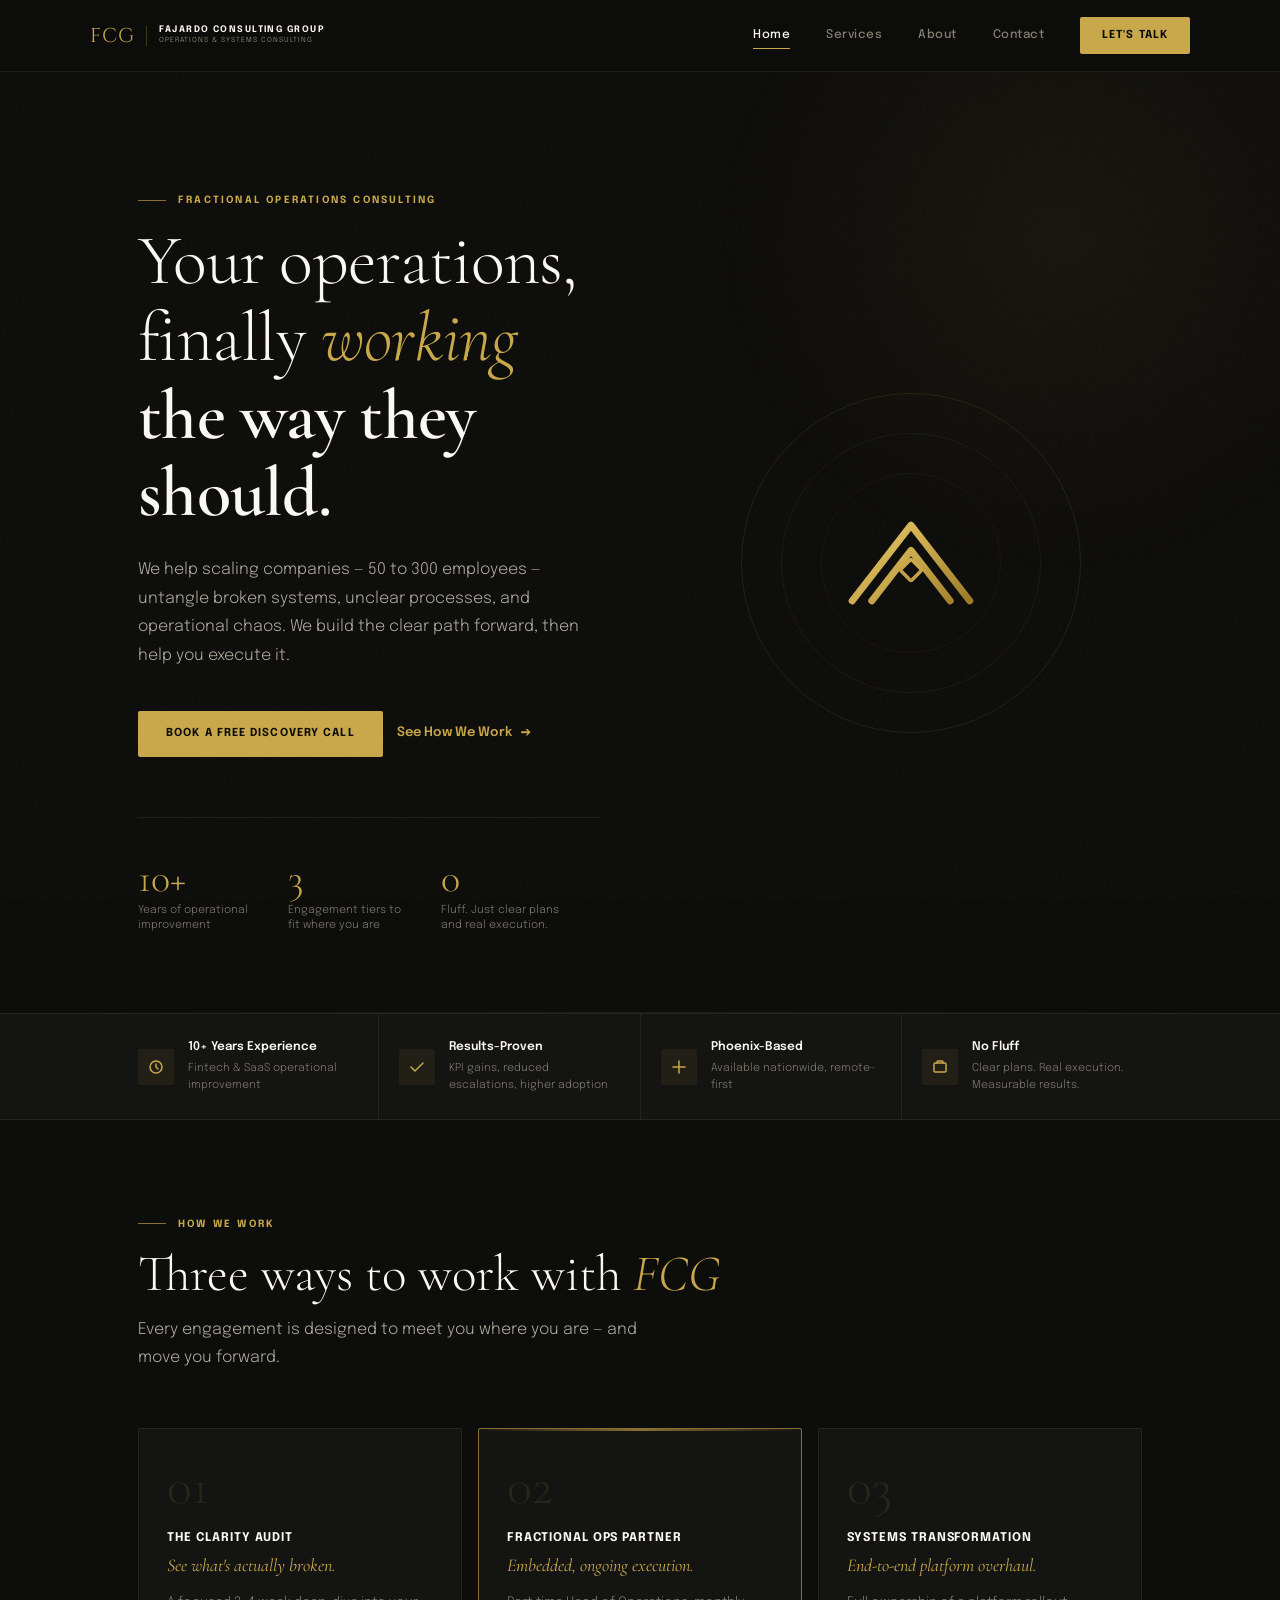
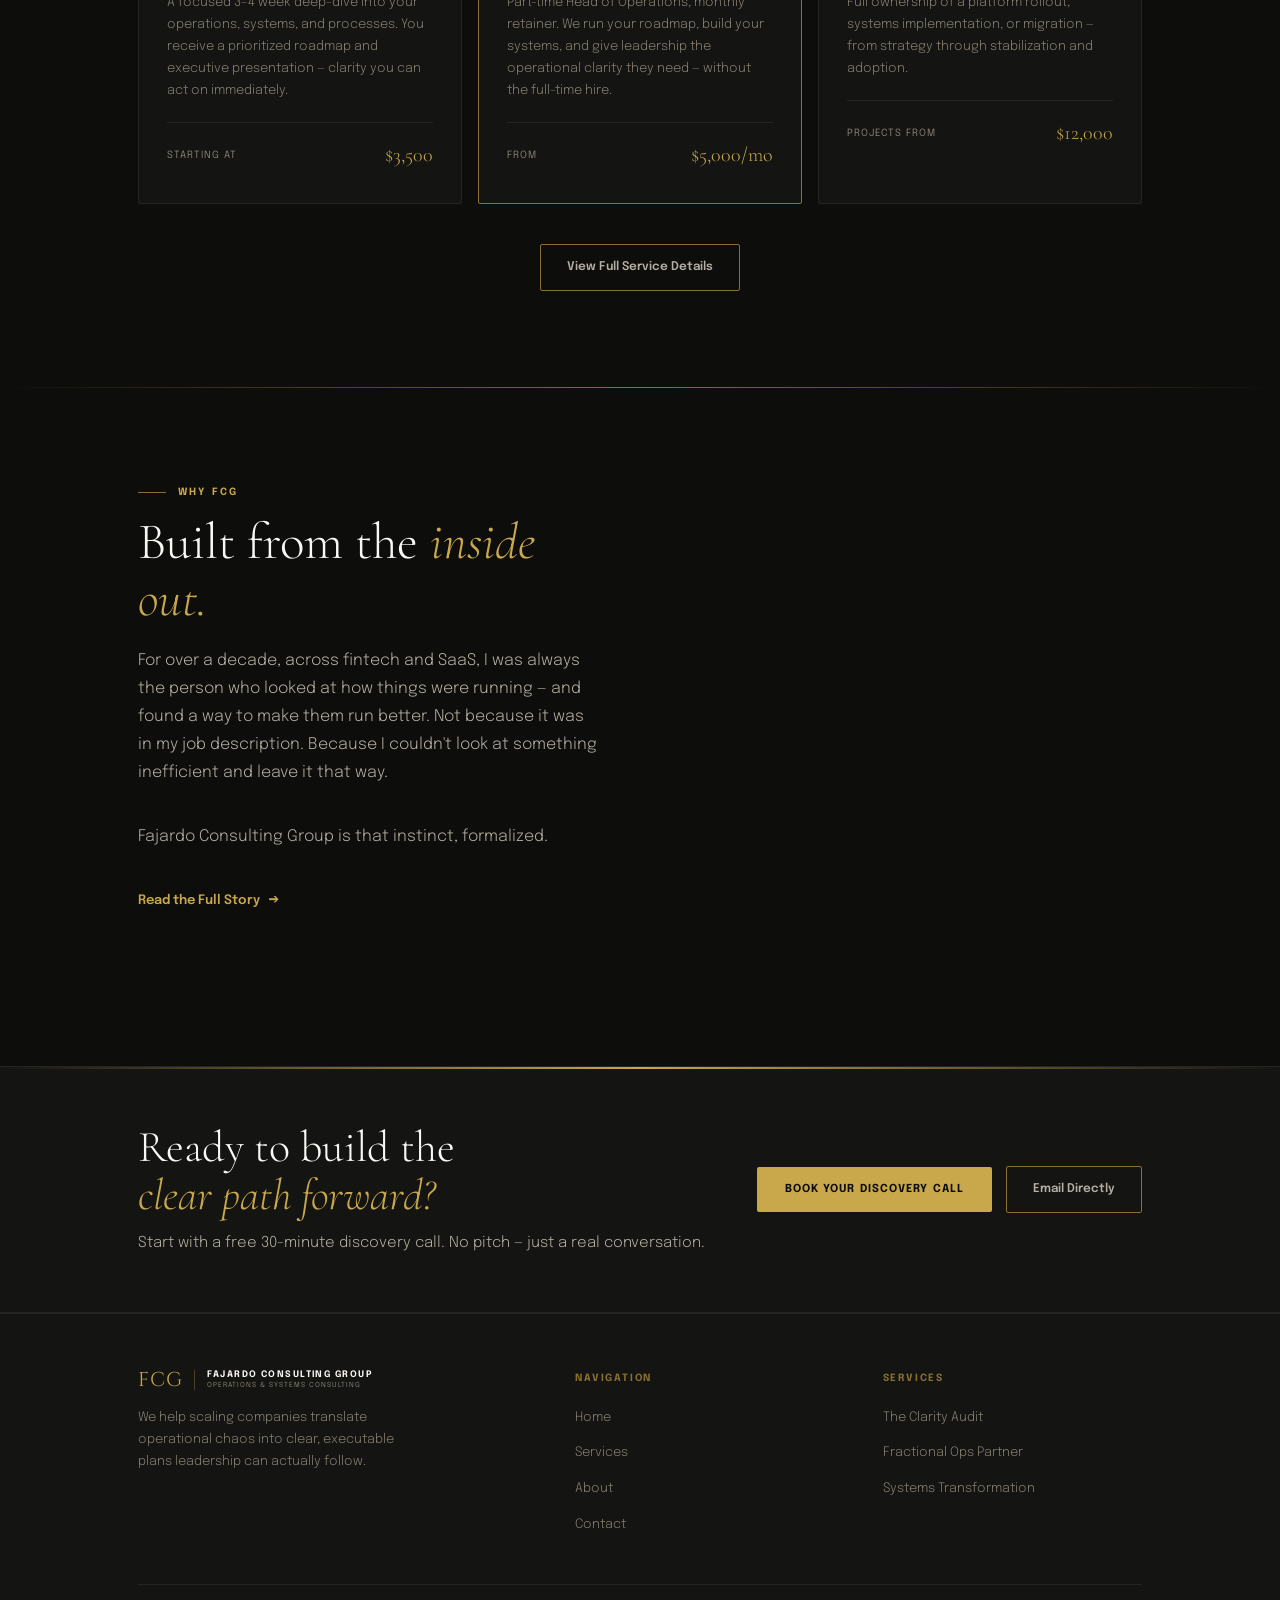
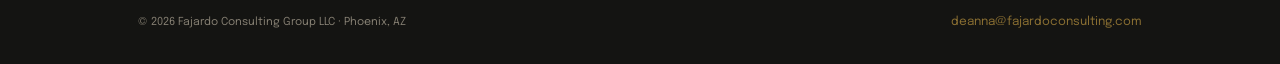
<file: index.html>
<!DOCTYPE html>
<html lang="en">
<head>
<meta charset="UTF-8">
<meta name="viewport" content="width=device-width, initial-scale=1.0">
<meta name="description" content="Fajardo Consulting Group — Fractional Operations & Systems Consulting for scaling companies. We translate operational chaos into clear plans leadership can follow.">
<meta property="og:title" content="Fajardo Consulting Group">
<meta property="og:description" content="Fractional Operations & Systems Consulting for scaling companies.">
<meta property="og:url" content="https://fajardoconsulting.com">
<title>Fajardo Consulting Group — Operations & Systems Consulting</title>
<link rel="icon" type="image/svg+xml" href="favicon.svg">
<link rel="stylesheet" href="css/style.css">
<style>
/* ── HOME-SPECIFIC STYLES ─────────────────── */
/* HERO */
.hero {
  min-height: 100vh;
  display: flex;
  align-items: center;
  position: relative;
  overflow: hidden;
  padding: 120px 0 80px;
}
.hero::before {
  content: '';
  position: absolute;
  top: -20%; right: -10%;
  width: 700px; height: 700px;
  border-radius: 50%;
  background: radial-gradient(circle, rgba(201,168,76,0.06) 0%, transparent 70%);
  pointer-events: none;
}
.hero::after {
  content: '';
  position: absolute;
  bottom: 0; left: 0; right: 0;
  height: 1px;
  background: linear-gradient(90deg, transparent, var(--border), transparent);
}
.hero-inner {
  display: grid;
  grid-template-columns: 1fr 1fr;
  gap: 80px;
  align-items: center;
}
.hero-eyebrow { margin-bottom: 20px; }
.hero-title {
  font-size: clamp(44px, 5.5vw, 72px);
  margin-bottom: 24px;
  letter-spacing: -0.01em;
}
.hero-body {
  font-size: 16px;
  color: var(--mid);
  line-height: 1.8;
  font-weight: 300;
  max-width: 480px;
  margin-bottom: 40px;
}
.hero-actions {
  display: flex;
  gap: 14px;
  align-items: center;
  flex-wrap: wrap;
}
.hero-stats {
  display: flex;
  gap: 40px;
  margin-top: 60px;
  padding-top: 40px;
  border-top: 1px solid var(--border);
}
.hero-stat-n {
  font-family: 'Cormorant Garamond', serif;
  font-size: 40px;
  font-weight: 300;
  color: var(--gold);
  line-height: 1;
}
.hero-stat-l {
  font-size: 11px;
  color: var(--muted);
  margin-top: 5px;
  font-weight: 300;
  line-height: 1.4;
}
/* Hero right — abstract mark */
.hero-visual {
  display: flex;
  align-items: center;
  justify-content: center;
  position: relative;
}
.hero-mark {
  position: relative;
  width: 340px; height: 340px;
}
.hero-mark-ring {
  position: absolute;
  border: 1px solid;
  border-radius: 50%;
  animation: rotate linear infinite;
}
.ring-1 {
  inset: 0;
  border-color: rgba(201,168,76,0.12);
  animation-duration: 40s;
}
.ring-2 {
  inset: 40px;
  border-color: rgba(201,168,76,0.08);
  animation-duration: 28s;
  animation-direction: reverse;
}
.ring-3 {
  inset: 80px;
  border-color: rgba(201,168,76,0.06);
  animation-duration: 20s;
}
@keyframes rotate { from { transform: rotate(0deg); } to { transform: rotate(360deg); } }
.hero-mark-center {
  position: absolute;
  inset: 0;
  display: flex;
  align-items: center;
  justify-content: center;
}
.hero-mark-svg { width: 140px; height: 126px; }
/* PROOF BAR */
.proof-bar {
  background: var(--s1);
  border-top: 1px solid var(--border);
  border-bottom: 1px solid var(--border);
}
.proof-bar-inner {
  display: flex;
  align-items: stretch;
  max-width: var(--max-w);
  margin: 0 auto;
  padding: 0 48px;
}
.proof-item {
  flex: 1;
  display: flex;
  align-items: center;
  gap: 14px;
  padding: 24px 20px;
  transition: background 0.2s;
}
.proof-item:not(:last-child) { border-right: 1px solid var(--border); }
.proof-item:first-child { padding-left: 0; }
.proof-item:last-child { padding-right: 0; }
.proof-icon {
  width: 36px; height: 36px;
  border-radius: 2px;
  background: var(--gold-pale);
  display: flex; align-items: center; justify-content: center;
  flex-shrink: 0;
}
.proof-icon svg { width: 16px; height: 16px; }
.proof-label {
  font-size: 12px;
  font-weight: 600;
  color: var(--white);
  margin-bottom: 2px;
}
.proof-desc { font-size: 11px; color: var(--muted); font-weight: 300; }
/* SERVICES PREVIEW */
.services-grid {
  display: grid;
  grid-template-columns: repeat(3, 1fr);
  gap: 16px;
}
.service-card {
  padding: 32px 28px;
  transition: transform 0.25s, border-color 0.25s;
}
.service-card:hover { transform: translateY(-3px); }
.svc-number {
  font-family: 'Cormorant Garamond', serif;
  font-size: 52px;
  font-weight: 300;
  color: rgba(201,168,76,0.12);
  line-height: 1;
  margin-bottom: 16px;
}
.svc-name {
  font-size: 12px;
  font-weight: 700;
  letter-spacing: 0.08em;
  text-transform: uppercase;
  color: var(--white);
  margin-bottom: 6px;
}
.svc-tagline {
  font-family: 'Cormorant Garamond', serif;
  font-size: 18px;
  font-style: italic;
  color: var(--gold);
  margin-bottom: 14px;
  line-height: 1.3;
}
.svc-desc {
  font-size: 13px;
  color: var(--muted);
  line-height: 1.7;
  font-weight: 300;
  margin-bottom: 20px;
}
.svc-price-row {
  display: flex;
  justify-content: space-between;
  align-items: center;
  padding-top: 16px;
  border-top: 1px solid var(--border);
}
.svc-price-label { font-size: 10px; color: var(--muted); text-transform: uppercase; letter-spacing: 0.1em; }
.svc-price-val {
  font-family: 'Cormorant Garamond', serif;
  font-size: 20px;
  font-weight: 300;
  color: var(--gold);
}
/* WHY FCG */
.why-grid {
  display: grid;
  grid-template-columns: 1fr 1fr;
  gap: 64px;
  align-items: start;
}
.why-left .display { font-size: clamp(36px, 4vw, 52px); margin-bottom: 24px; }
.why-left .lead { max-width: 460px; margin-bottom: 36px; }
.why-points {
  display: flex;
  flex-direction: column;
  gap: 20px;
}
.why-point {
  display: flex;
  gap: 18px;
  align-items: flex-start;
  padding: 20px 24px;
}
.why-point-num {
  font-family: 'Cormorant Garamond', serif;
  font-size: 32px;
  font-weight: 300;
  color: rgba(201,168,76,0.2);
  line-height: 1;
  flex-shrink: 0;
  width: 32px;
}
.why-point-title {
  font-size: 13px;
  font-weight: 600;
  color: var(--white);
  margin-bottom: 4px;
  letter-spacing: 0.04em;
}
.why-point-desc { font-size: 12px; color: var(--muted); line-height: 1.65; font-weight: 300; }
/* CTA BAND */
.cta-band {
  background: var(--s1);
  border-top: 1px solid var(--border);
  border-bottom: 1px solid var(--border);
  position: relative;
  overflow: hidden;
}
.cta-band::before {
  content: '';
  position: absolute;
  top: 0; left: 0; right: 0; height: 2px;
  background: linear-gradient(90deg, transparent, var(--gold), transparent);
}
.cta-band-inner {
  display: flex;
  justify-content: space-between;
  align-items: center;
  gap: 40px;
  flex-wrap: wrap;
  padding: 56px 0;
}
.cta-band-text .display { font-size: clamp(28px, 3.5vw, 44px); margin-bottom: 8px; }
.cta-band-text .lead { font-size: 15px; }
.cta-band-actions { display: flex; gap: 14px; align-items: center; flex-shrink: 0; }
/* RESPONSIVE */
@media (max-width: 900px) {
  .hero-inner { grid-template-columns: 1fr; gap: 48px; }
  .hero-visual { display: none; }
  .services-grid { grid-template-columns: 1fr; }
  .why-grid { grid-template-columns: 1fr; gap: 40px; }
  .proof-bar-inner { flex-direction: column; padding: 0 20px; }
  .proof-item { border-right: none !important; border-bottom: 1px solid var(--border); padding-left: 0 !important; }
  .proof-item:last-child { border-bottom: none; }
}
@media (max-width: 700px) {
  .hero-stats { flex-wrap: wrap; gap: 24px; }
  .cta-band-inner { flex-direction: column; align-items: flex-start; }
}
</style>
</head>
<body>
<!-- NAVIGATION -->
<nav class="nav">
  <div class="nav-inner">
    <a href="index.html" class="nav-logo">
      <div class="nav-logo-mark">FCG</div>
      <div class="nav-logo-rule"></div>
      <div class="nav-logo-text">
        <div class="nav-logo-name">Fajardo Consulting Group</div>
        <div class="nav-logo-sub">Operations & Systems Consulting</div>
      </div>
    </a>
    <div class="nav-links">
      <a href="index.html" class="nav-link">Home</a>
      <a href="services.html" class="nav-link">Services</a>
      <a href="about.html" class="nav-link">About</a>
      <a href="contact.html" class="nav-link">Contact</a>
      <a href="contact.html" class="nav-cta">Let's Talk</a>
    </div>
    <button class="nav-toggle" id="navToggle" aria-label="Menu">
      <span></span><span></span><span></span>
    </button>
  </div>
</nav>
<div class="nav-mobile" id="mobileNav">
  <a href="index.html" class="nav-link">Home</a>
  <a href="services.html" class="nav-link">Services</a>
  <a href="about.html" class="nav-link">About</a>
  <a href="contact.html" class="nav-link">Contact</a>
  <a href="contact.html" class="nav-cta">Let's Talk</a>
</div>
<main>
<!-- HERO -->
<section class="hero">
  <div class="container">
    <div class="hero-inner">
      <div>
        <div class="eyebrow anim-fade-up anim-fade-up-1">
          <div class="eyebrow-line"></div>
          Fractional Operations Consulting
        </div>
        <h1 class="display hero-title anim-fade-up anim-fade-up-2">
          Your operations,<br>
          finally <em>working</em><br>
          <strong>the way they should.</strong>
        </h1>
        <p class="hero-body anim-fade-up anim-fade-up-3">
          We help scaling companies — 50 to 300 employees — untangle broken systems, unclear processes, and operational chaos. We build the clear path forward, then help you execute it.
        </p>
        <div class="hero-actions anim-fade-up anim-fade-up-4">
          <a href="contact.html" class="btn-primary">Book a Free Discovery Call</a>
          <a href="services.html" class="btn-text">See How We Work <span class="btn-arrow">→</span></a>
        </div>
        <div class="hero-stats anim-fade-up anim-fade-up-5">
          <div>
            <div class="hero-stat-n">10+</div>
            <div class="hero-stat-l">Years of operational<br>improvement</div>
          </div>
          <div>
            <div class="hero-stat-n">3</div>
            <div class="hero-stat-l">Engagement tiers to<br>fit where you are</div>
          </div>
          <div>
            <div class="hero-stat-n">0</div>
            <div class="hero-stat-l">Fluff. Just clear plans<br>and real execution.</div>
          </div>
        </div>
      </div>
      <div class="hero-visual anim-fade-up anim-fade-up-3">
        <div class="hero-mark">
          <div class="hero-mark-ring ring-1"></div>
          <div class="hero-mark-ring ring-2"></div>
          <div class="hero-mark-ring ring-3"></div>
          <div class="hero-mark-center">
            <svg class="hero-mark-svg" viewBox="0 0 100 90" fill="none">
              <defs>
                <linearGradient id="heroGold" x1="20" y1="10" x2="80" y2="80" gradientUnits="userSpaceOnUse">
                  <stop offset="0%" stop-color="#E8C96A"/>
                  <stop offset="50%" stop-color="#C9A84C"/>
                  <stop offset="100%" stop-color="#A07C2A"/>
                </linearGradient>
              </defs>
              <polyline points="8,72 50,18 92,72" stroke="url(#heroGold)" stroke-width="5" stroke-linecap="round" stroke-linejoin="round" fill="none"/>
              <polyline points="22,72 50,36 78,72" stroke="url(#heroGold)" stroke-width="5" stroke-linecap="round" stroke-linejoin="round" fill="none"/>
              <rect x="44.5" y="44.5" width="11" height="11" rx="1" transform="rotate(45 50 50)" stroke="url(#heroGold)" stroke-width="2.5" fill="none"/>
            </svg>
          </div>
        </div>
      </div>
    </div>
  </div>
</section>
<!-- PROOF BAR -->
<div class="proof-bar">
  <div class="proof-bar-inner">
    <div class="proof-item">
      <div class="proof-icon">
        <svg viewBox="0 0 16 16" fill="none" stroke="#C9A84C" stroke-width="1.5" stroke-linecap="round">
          <circle cx="8" cy="8" r="6"/><path d="M8 5v3l2 2"/>
        </svg>
      </div>
      <div>
        <div class="proof-label">10+ Years Experience</div>
        <div class="proof-desc">Fintech & SaaS operational improvement</div>
      </div>
    </div>
    <div class="proof-item">
      <div class="proof-icon">
        <svg viewBox="0 0 16 16" fill="none" stroke="#C9A84C" stroke-width="1.5" stroke-linecap="round">
          <path d="M2 8l4 4 8-8"/>
        </svg>
      </div>
      <div>
        <div class="proof-label">Results-Proven</div>
        <div class="proof-desc">KPI gains, reduced escalations, higher adoption</div>
      </div>
    </div>
    <div class="proof-item">
      <div class="proof-icon">
        <svg viewBox="0 0 16 16" fill="none" stroke="#C9A84C" stroke-width="1.5" stroke-linecap="round">
          <path d="M8 2v12M2 8h12"/>
        </svg>
      </div>
      <div>
        <div class="proof-label">Phoenix-Based</div>
        <div class="proof-desc">Available nationwide, remote-first</div>
      </div>
    </div>
    <div class="proof-item">
      <div class="proof-icon">
        <svg viewBox="0 0 16 16" fill="none" stroke="#C9A84C" stroke-width="1.5" stroke-linecap="round">
          <rect x="2" y="4" width="12" height="9" rx="1"/><path d="M5 4V3a1 1 0 011-1h4a1 1 0 011 1v1"/>
        </svg>
      </div>
      <div>
        <div class="proof-label">No Fluff</div>
        <div class="proof-desc">Clear plans. Real execution. Measurable results.</div>
      </div>
    </div>
  </div>
</div>
<!-- SERVICES PREVIEW -->
<section class="section">
  <div class="container">
    <div class="eyebrow reveal"><div class="eyebrow-line"></div>How We Work</div>
    <h2 class="display reveal" style="font-size:clamp(36px,4vw,52px);margin-bottom:14px">Three ways to work with <em>FCG</em></h2>
    <p class="lead reveal" style="margin-bottom:56px;max-width:540px">Every engagement is designed to meet you where you are — and move you forward.</p>
    <div class="services-grid">
      <div class="card service-card reveal">
        <div class="card-top-rule"></div>
        <div class="svc-number">01</div>
        <div class="svc-name">The Clarity Audit</div>
        <div class="svc-tagline">See what's actually broken.</div>
        <div class="svc-desc">A focused 3–4 week deep-dive into your operations, systems, and processes. You receive a prioritized roadmap and executive presentation — clarity you can act on immediately.</div>
        <div class="svc-price-row">
          <span class="svc-price-label">Starting at</span>
          <span class="svc-price-val">$3,500</span>
        </div>
      </div>
      <div class="card card-elevated service-card reveal">
        <div class="card-top-rule"></div>
        <div class="svc-number">02</div>
        <div class="svc-name">Fractional Ops Partner</div>
        <div class="svc-tagline">Embedded, ongoing execution.</div>
        <div class="svc-desc">Part-time Head of Operations, monthly retainer. We run your roadmap, build your systems, and give leadership the operational clarity they need — without the full-time hire.</div>
        <div class="svc-price-row">
          <span class="svc-price-label">From</span>
          <span class="svc-price-val">$5,000/mo</span>
        </div>
      </div>
      <div class="card service-card reveal">
        <div class="card-top-rule"></div>
        <div class="svc-number">03</div>
        <div class="svc-name">Systems Transformation</div>
        <div class="svc-tagline">End-to-end platform overhaul.</div>
        <div class="svc-desc">Full ownership of a platform rollout, systems implementation, or migration — from strategy through stabilization and adoption.</div>
        <div class="svc-price-row">
          <span class="svc-price-label">Projects from</span>
          <span class="svc-price-val">$12,000</span>
        </div>
      </div>
    </div>
    <div style="text-align:center;margin-top:40px" class="reveal">
      <a href="services.html" class="btn-ghost">View Full Service Details</a>
    </div>
  </div>
</section>
<hr class="gold-rule" style="margin:0">
<!-- WHY FCG -->
<section class="section">
  <div class="container">
    <div class="why-grid">
      <div class="why-left">
        <div class="eyebrow reveal"><div class="eyebrow-line"></div>Why FCG</div>
        <h2 class="display reveal" style="font-size:clamp(36px,4vw,52px);margin-bottom:20px">Built from the <em>inside out.</em></h2>
        <p class="lead reveal">For over a decade, across fintech and SaaS, I was always the person who looked at how things were running — and found a way to make them run better. Not because it was in my job description. Because I couldn't look at something inefficient and leave it that way.</p>
        <p class="lead reveal" style="margin-top:16px;margin-bottom:36px">Fajardo Consulting Group is that instinct, formalized.</p>
        <a href="about.html" class="btn-text reveal">Read the Full Story <span class="btn-arrow">→</span></a>
      </div>
      <div class="why-points">
        <div class="card why-point reveal">
          <div class="why-point-num">01</div>
          <div>
            <div class="why-point-title">We've been in the trenches</div>
            <div class="why-point-desc">From call center agent to platform success manager — every level, every function, always owning the operational work.</div>
          </div>
        </div>
        <div class="card why-point reveal">
          <div class="why-point-num">02</div>
          <div>
            <div class="why-point-title">We solve the root cause, not the symptom</div>
            <div class="why-point-desc">The visible problem is rarely the real problem. We dig until we find what's actually causing the breakdown — then we fix that.</div>
          </div>
        </div>
        <div class="card why-point reveal">
          <div class="why-point-num">03</div>
          <div>
            <div class="why-point-title">We translate complexity into clarity</div>
            <div class="why-point-desc">Our work ends with a plan your leadership team can follow and your teams can execute. Not a report that sits in a folder.</div>
          </div>
        </div>
        <div class="card why-point reveal">
          <div class="why-point-num">04</div>
          <div>
            <div class="why-point-title">We move fast</div>
            <div class="why-point-desc">Day one of every engagement starts with momentum. We don't spend weeks getting oriented — we get to work.</div>
          </div>
        </div>
      </div>
    </div>
  </div>
</section>
<!-- CTA BAND -->
<div class="cta-band">
  <div class="container">
    <div class="cta-band-inner">
      <div class="cta-band-text">
        <h2 class="display reveal">Ready to build the<br><em>clear path forward?</em></h2>
        <p class="lead reveal" style="margin-top:10px">Start with a free 30-minute discovery call. No pitch — just a real conversation.</p>
      </div>
      <div class="cta-band-actions reveal">
        <a href="contact.html" class="btn-primary">Book Your Discovery Call</a>
        <a href="mailto:deanna@fajardoconsulting.com" class="btn-ghost">Email Directly</a>
      </div>
    </div>
  </div>
</div>
</main>
<!-- FOOTER -->
<footer class="footer">
  <div class="container">
    <div class="footer-grid">
      <div class="footer-brand">
        <div class="nav-logo" style="margin-bottom:16px">
          <div class="nav-logo-mark">FCG</div>
          <div class="nav-logo-rule"></div>
          <div class="nav-logo-text">
            <div class="nav-logo-name">Fajardo Consulting Group</div>
            <div class="nav-logo-sub">Operations & Systems Consulting</div>
          </div>
        </div>
        <p>We help scaling companies translate operational chaos into clear, executable plans leadership can actually follow.</p>
      </div>
      <div class="footer-col">
        <h4>Navigation</h4>
        <ul>
          <li><a href="index.html">Home</a></li>
          <li><a href="services.html">Services</a></li>
          <li><a href="about.html">About</a></li>
          <li><a href="contact.html">Contact</a></li>
        </ul>
      </div>
      <div class="footer-col">
        <h4>Services</h4>
        <ul>
          <li><a href="services.html#audit">The Clarity Audit</a></li>
          <li><a href="services.html#partner">Fractional Ops Partner</a></li>
          <li><a href="services.html#transformation">Systems Transformation</a></li>
        </ul>
      </div>
    </div>
    <div class="footer-bottom">
      <div class="footer-copy">© 2026 Fajardo Consulting Group LLC · Phoenix, AZ</div>
      <a href="mailto:deanna@fajardoconsulting.com" class="footer-email">deanna@fajardoconsulting.com</a>
    </div>
  </div>
</footer>
<script src="js/main.js"></script>
</body>
</html>
</file>
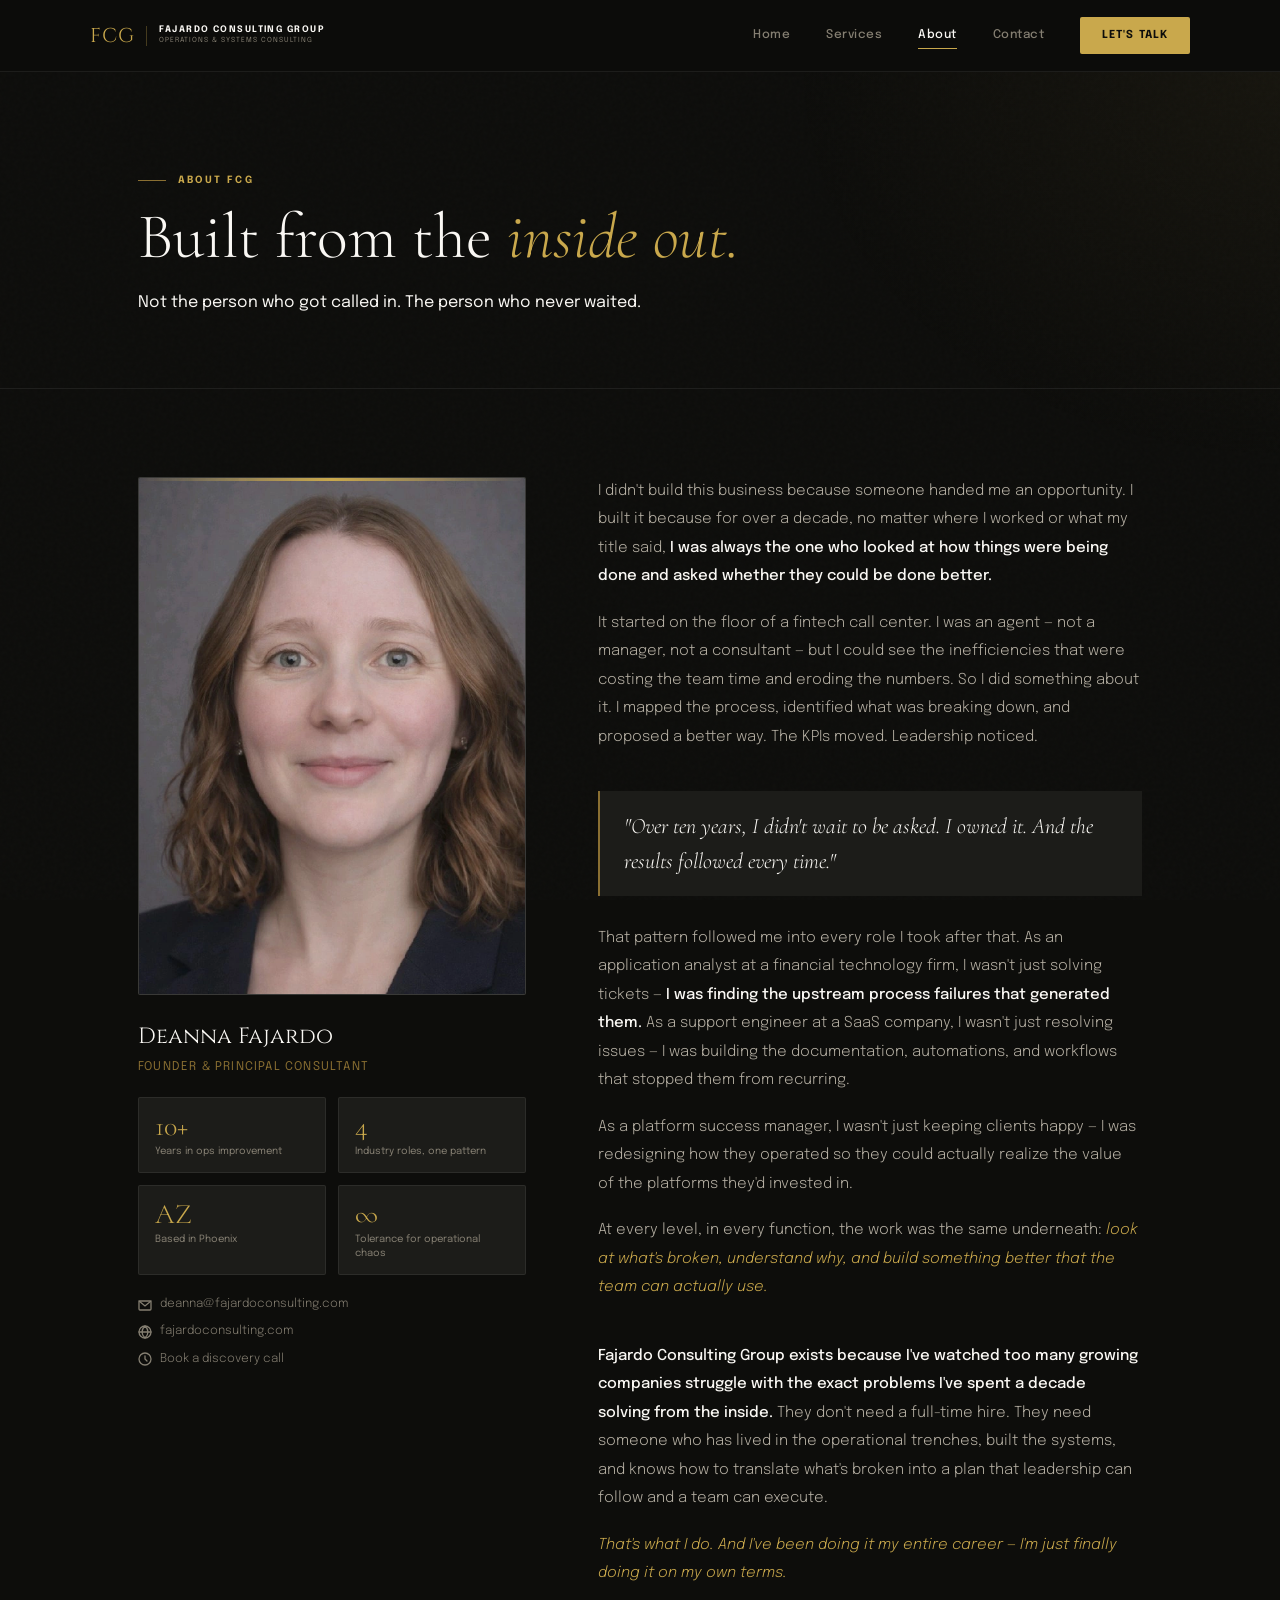
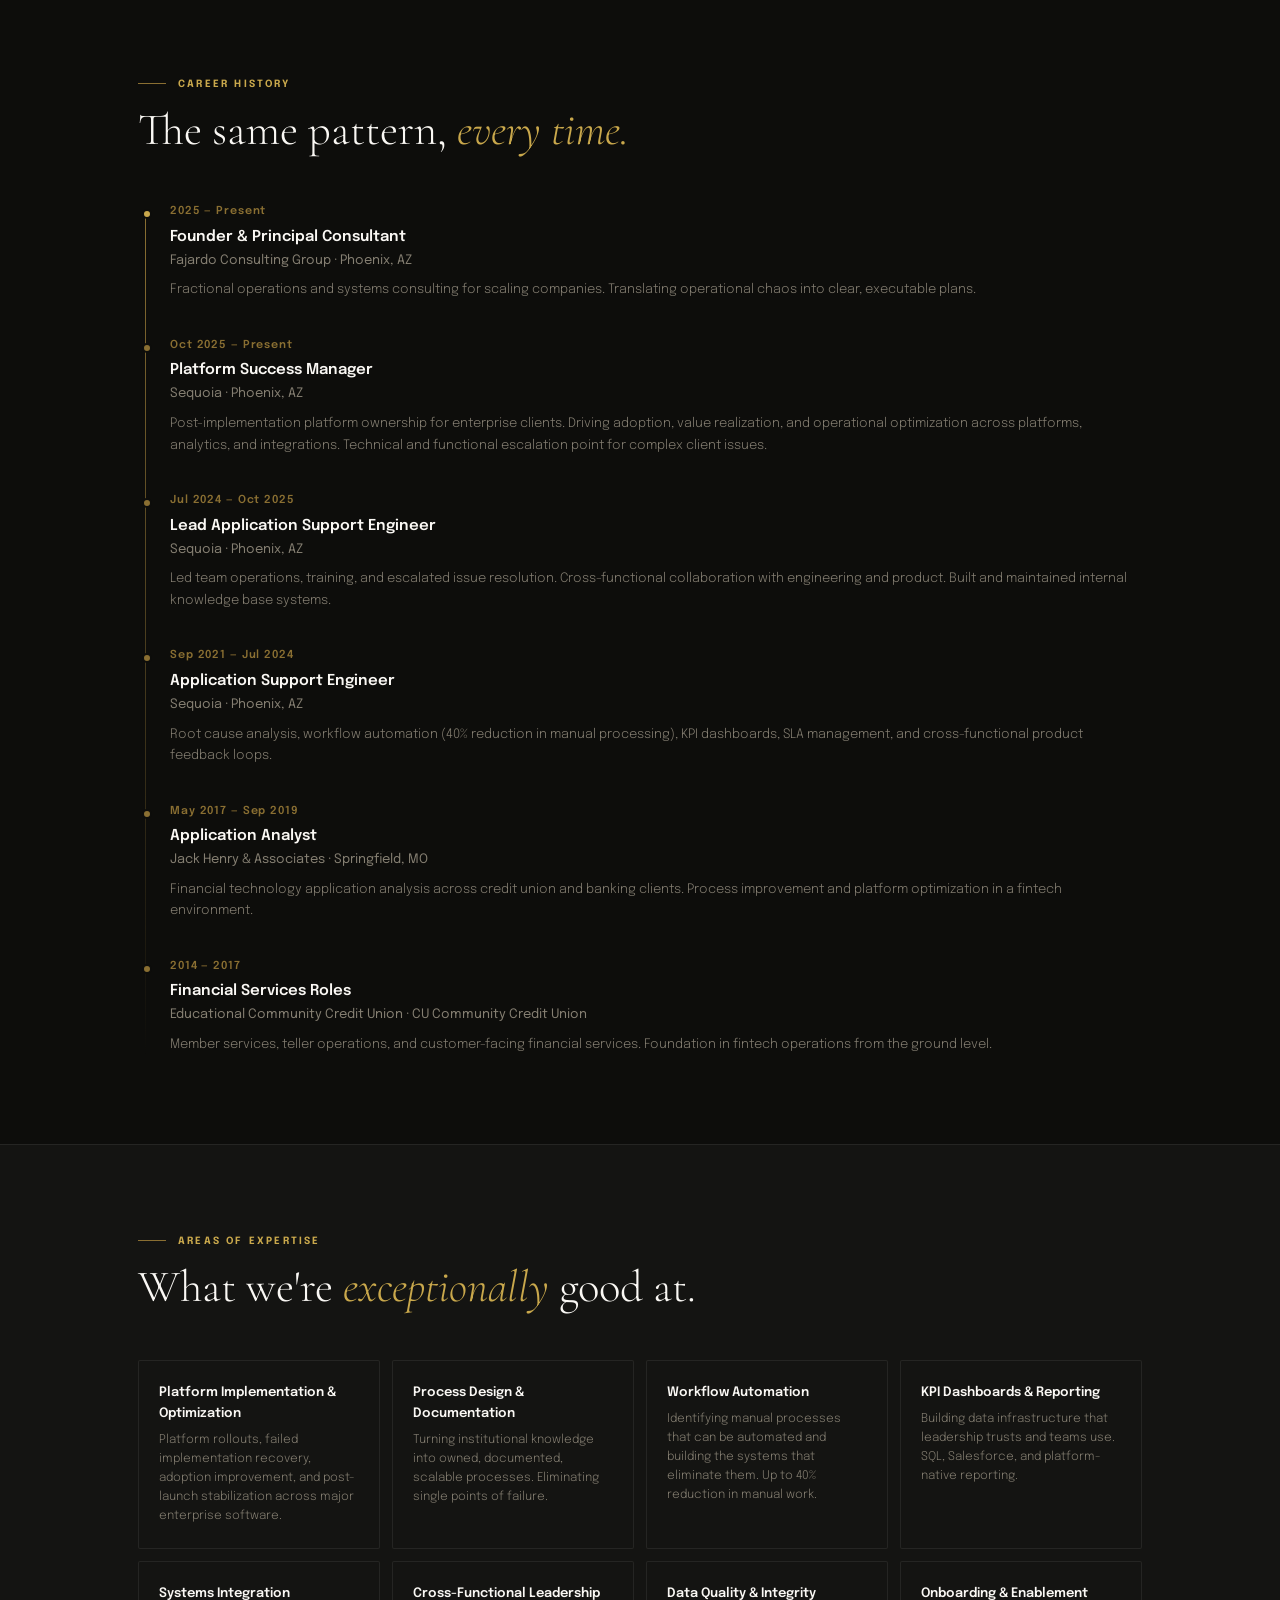
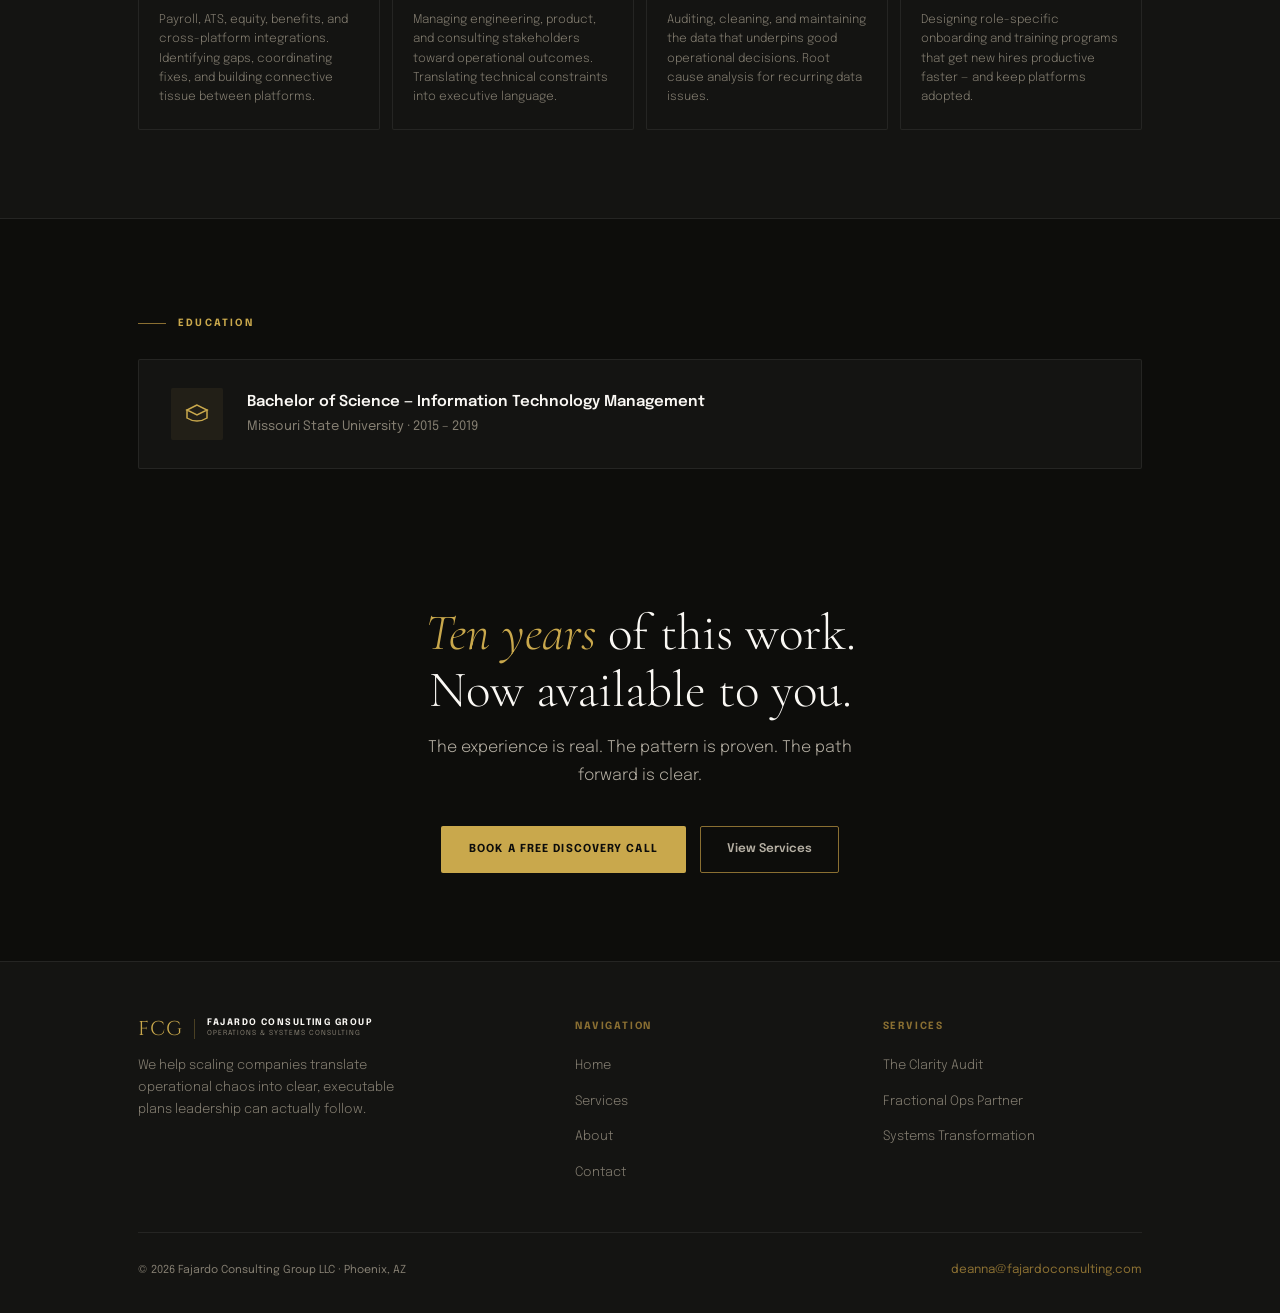
<file: about.html>
<!DOCTYPE html>
<html lang="en">
<head>
<meta charset="UTF-8">
<meta name="viewport" content="width=device-width, initial-scale=1.0">
<meta name="description" content="About Deanna Fajardo — Founder of Fajardo Consulting Group. 10+ years of operational improvement across fintech and SaaS.">
<title>About — Fajardo Consulting Group</title>
<link rel="icon" type="image/svg+xml" href="favicon.svg">
<link rel="stylesheet" href="css/style.css">
<style>
.page-hero { padding: 100px 0 72px; position: relative; border-bottom: 1px solid var(--border); }
.page-hero::before { content:''; position:absolute; top:0; right:0; width:500px; height:400px; background:radial-gradient(ellipse at top right, rgba(201,168,76,0.05) 0%, transparent 70%); pointer-events:none; }
/* STORY SECTION */
.story-section { padding: 88px 0; }
.story-grid {
  display: grid;
  grid-template-columns: 1fr 1.4fr;
  gap: 72px;
  align-items: start;
}
/* Profile card */
.profile-card {
  position: sticky;
  top: 100px;
}
.profile-img-wrap {
  width: 100%;
  aspect-ratio: 3/4;
  background: var(--s2);
  border: 1px solid var(--bs);
  border-radius: 2px;
  overflow: hidden;
  margin-bottom: 24px;
  position: relative;
  display: flex;
  align-items: center;
  justify-content: center;
}
.profile-img-wrap::before {
  content: '';
  position: absolute;
  top: 0; left: 0; right: 0; height: 3px;
  background: linear-gradient(90deg, transparent, var(--gold), transparent);
}
.profile-img-wrap img {
  width: 100%; height: 100%;
  object-fit: cover;
  object-position: top center;
}
.profile-name {
  font-family: 'Cinzel', serif;
  font-size: 22px;
  color: var(--white);
  margin-bottom: 4px;
}
.profile-title {
  font-size: 12px;
  color: var(--gold-dim);
  letter-spacing: 0.1em;
  text-transform: uppercase;
  margin-bottom: 20px;
}
.profile-stats {
  display: grid;
  grid-template-columns: 1fr 1fr;
  gap: 12px;
  margin-bottom: 20px;
}
.profile-stat {
  background: var(--s2);
  border: 1px solid var(--border);
  border-radius: 2px;
  padding: 14px 16px;
}
.profile-stat-n {
  font-family: 'Cormorant Garamond', serif;
  font-size: 28px;
  font-weight: 300;
  color: var(--gold);
  line-height: 1;
}
.profile-stat-l { font-size: 10px; color: var(--muted); margin-top: 4px; line-height: 1.4; }
.profile-contact { display: flex; flex-direction: column; gap: 8px; }
.profile-contact a {
  display: flex;
  align-items: center;
  gap: 8px;
  font-size: 12px;
  color: var(--muted);
  transition: color 0.2s;
  font-weight: 300;
}
.profile-contact a:hover { color: var(--gold); }
.profile-contact svg { width: 14px; height: 14px; flex-shrink: 0; }
/* Story content */
.story-content {}
.story-block { margin-bottom: 40px; }
.story-block:last-child { margin-bottom: 0; }
.story-p {
  font-size: 15px;
  color: var(--mid);
  line-height: 1.9;
  font-weight: 300;
  margin-bottom: 18px;
}
.story-p:last-child { margin-bottom: 0; }
.story-p strong { color: var(--white); font-weight: 500; }
.story-p em { color: var(--gold); font-style: italic; }
.story-quote {
  border-left: 2px solid var(--gold-dim);
  padding: 18px 24px;
  margin: 28px 0;
  background: var(--s2);
  border-radius: 0;
}
.story-quote-text {
  font-family: 'Cormorant Garamond', serif;
  font-size: 22px;
  font-weight: 300;
  color: var(--white);
  line-height: 1.55;
  font-style: italic;
}
/* CAREER TIMELINE */
.timeline-section { padding: 0 0 88px; }
.timeline {
  position: relative;
  padding-left: 32px;
}
.timeline::before {
  content: '';
  position: absolute;
  left: 7px; top: 8px; bottom: 0;
  width: 1px;
  background: linear-gradient(to bottom, var(--gold-dim), transparent);
}
.timeline-item {
  position: relative;
  margin-bottom: 36px;
}
.timeline-item:last-child { margin-bottom: 0; }
.timeline-dot {
  position: absolute;
  left: -28px; top: 6px;
  width: 10px; height: 10px;
  border-radius: 50%;
  background: var(--gold-dim);
  border: 2px solid var(--bg);
}
.timeline-item.current .timeline-dot { background: var(--gold); }
.timeline-dates {
  font-size: 11px;
  color: var(--gold-dim);
  font-weight: 600;
  letter-spacing: 0.08em;
  margin-bottom: 4px;
}
.timeline-role {
  font-size: 15px;
  font-weight: 600;
  color: var(--white);
  margin-bottom: 2px;
}
.timeline-company {
  font-size: 13px;
  color: var(--muted);
  margin-bottom: 8px;
}
.timeline-desc {
  font-size: 13px;
  color: var(--muted);
  line-height: 1.65;
  font-weight: 300;
}
/* EXPERTISE */
.expertise-section { padding: 88px 0; background: var(--s1); border-top: 1px solid var(--border); border-bottom: 1px solid var(--border); }
.expertise-grid { display: grid; grid-template-columns: repeat(4, 1fr); gap: 12px; margin-top: 48px; }
.expertise-card { padding: 22px 20px; }
.expertise-icon { font-size: 24px; margin-bottom: 12px; }
.expertise-name { font-size: 13px; font-weight: 600; color: var(--white); margin-bottom: 6px; }
.expertise-desc { font-size: 12px; color: var(--muted); line-height: 1.6; font-weight: 300; }
/* CTA */
.about-cta { padding: 88px 0; text-align: center; }
.about-cta .display { font-size: clamp(32px,4vw,52px); margin-bottom: 16px; }
.about-cta .lead { max-width: 480px; margin: 0 auto 36px; }
.about-cta-actions { display: flex; gap: 14px; justify-content: center; flex-wrap: wrap; }
@media (max-width: 900px) {
  .story-grid { grid-template-columns: 1fr; gap: 48px; }
  .profile-card { position: static; }
  .profile-img-wrap { aspect-ratio: 4/3; }
  .expertise-grid { grid-template-columns: repeat(2, 1fr); }
}
@media (max-width: 600px) {
  .expertise-grid { grid-template-columns: 1fr; }
  .profile-stats { grid-template-columns: 1fr 1fr; }
}
</style>
</head>
<body>
<nav class="nav">
  <div class="nav-inner">
    <a href="index.html" class="nav-logo">
      <div class="nav-logo-mark">FCG</div>
      <div class="nav-logo-rule"></div>
      <div class="nav-logo-text">
        <div class="nav-logo-name">Fajardo Consulting Group</div>
        <div class="nav-logo-sub">Operations & Systems Consulting</div>
      </div>
    </a>
    <div class="nav-links">
      <a href="index.html" class="nav-link">Home</a>
      <a href="services.html" class="nav-link">Services</a>
      <a href="about.html" class="nav-link">About</a>
      <a href="contact.html" class="nav-link">Contact</a>
      <a href="contact.html" class="nav-cta">Let's Talk</a>
    </div>
    <button class="nav-toggle" id="navToggle" aria-label="Menu">
      <span></span><span></span><span></span>
    </button>
  </div>
</nav>
<div class="nav-mobile" id="mobileNav">
  <a href="index.html" class="nav-link">Home</a>
  <a href="services.html" class="nav-link">Services</a>
  <a href="about.html" class="nav-link">About</a>
  <a href="contact.html" class="nav-link">Contact</a>
  <a href="contact.html" class="nav-cta">Let's Talk</a>
</div>
<main>
<div class="page-hero">
  <div class="container">
    <div class="eyebrow anim-fade-up anim-fade-up-1"><div class="eyebrow-line"></div>About FCG</div>
    <h1 class="display anim-fade-up anim-fade-up-2" style="font-size:clamp(44px,5vw,68px);margin-bottom:18px">Built from the <em>inside out.</em></h1>
    <p class="page-hero-sub anim-fade-up anim-fade-up-3">Not the person who got called in. The person who never waited.</p>
  </div>
</div>
<!-- STORY -->
<section class="story-section">
  <div class="container">
    <div class="story-grid">
      <!-- Profile sidebar -->
      <div class="profile-card reveal">
        <div class="profile-img-wrap">
          <img src="deanna-fajardo.jpg" alt="Deanna Fajardo">
        </div>
        <div class="profile-name">Deanna Fajardo</div>
        <div class="profile-title">Founder & Principal Consultant</div>
        <div class="profile-stats">
          <div class="profile-stat"><div class="profile-stat-n">10+</div><div class="profile-stat-l">Years in ops improvement</div></div>
          <div class="profile-stat"><div class="profile-stat-n">4</div><div class="profile-stat-l">Industry roles, one pattern</div></div>
          <div class="profile-stat"><div class="profile-stat-n">AZ</div><div class="profile-stat-l">Based in Phoenix</div></div>
          <div class="profile-stat"><div class="profile-stat-n">∞</div><div class="profile-stat-l">Tolerance for operational chaos</div></div>
        </div>
        <div class="profile-contact">
          <a href="mailto:deanna@fajardoconsulting.com">
            <svg viewBox="0 0 14 14" fill="none" stroke="currentColor" stroke-width="1.3" stroke-linecap="round"><rect x="1" y="3" width="12" height="9" rx="1"/><path d="M1 3l6 5 6-5"/></svg>
            deanna@fajardoconsulting.com
          </a>
          <a href="https://fajardoconsulting.com">
            <svg viewBox="0 0 14 14" fill="none" stroke="currentColor" stroke-width="1.3" stroke-linecap="round"><circle cx="7" cy="7" r="6"/><path d="M1 7h12M7 1c-2 2-3 4-3 6s1 4 3 6M7 1c2 2 3 4 3 6s-1 4-3 6"/></svg>
            fajardoconsulting.com
          </a>
          <a href="contact.html">
            <svg viewBox="0 0 14 14" fill="none" stroke="currentColor" stroke-width="1.3" stroke-linecap="round"><path d="M7 1C3.686 1 1 3.686 1 7s2.686 6 6 6 6-2.686 6-6-2.686-6-6-6zM7 4v3l2 2"/></svg>
            Book a discovery call
          </a>
        </div>
      </div>
      <!-- Story -->
      <div class="story-content">
        <div class="story-block reveal">
          <p class="story-p">
            I didn't build this business because someone handed me an opportunity. I built it because for over a decade, no matter where I worked or what my title said, <strong>I was always the one who looked at how things were being done and asked whether they could be done better.</strong>
          </p>
          <p class="story-p">
            It started on the floor of a fintech call center. I was an agent — not a manager, not a consultant — but I could see the inefficiencies that were costing the team time and eroding the numbers. So I did something about it. I mapped the process, identified what was breaking down, and proposed a better way. The KPIs moved. Leadership noticed.
          </p>
        </div>
        <div class="story-quote reveal">
          <div class="story-quote-text">"Over ten years, I didn't wait to be asked. I owned it. And the results followed every time."</div>
        </div>
        <div class="story-block reveal">
          <p class="story-p">
            That pattern followed me into every role I took after that. As an application analyst at a financial technology firm, I wasn't just solving tickets — <strong>I was finding the upstream process failures that generated them.</strong> As a support engineer at a SaaS company, I wasn't just resolving issues — I was building the documentation, automations, and workflows that stopped them from recurring.
          </p>
          <p class="story-p">
            As a platform success manager, I wasn't just keeping clients happy — I was redesigning how they operated so they could actually realize the value of the platforms they'd invested in.
          </p>
          <p class="story-p">
            At every level, in every function, the work was the same underneath: <em>look at what's broken, understand why, and build something better that the team can actually use.</em>
          </p>
        </div>
        <div class="story-block reveal">
          <p class="story-p">
            <strong>Fajardo Consulting Group exists because I've watched too many growing companies struggle with the exact problems I've spent a decade solving from the inside.</strong> They don't need a full-time hire. They need someone who has lived in the operational trenches, built the systems, and knows how to translate what's broken into a plan that leadership can follow and a team can execute.
          </p>
          <p class="story-p">
            <em>That's what I do. And I've been doing it my entire career — I'm just finally doing it on my own terms.</em>
          </p>
        </div>
      </div>
    </div>
  </div>
</section>
<!-- CAREER TIMELINE -->
<section class="timeline-section">
  <div class="container">
    <div class="eyebrow reveal"><div class="eyebrow-line"></div>Career History</div>
    <h2 class="display reveal" style="font-size:clamp(32px,3.5vw,48px);margin-bottom:48px">The same pattern, <em>every time.</em></h2>
    <div class="timeline">
      <div class="timeline-item current reveal">
        <div class="timeline-dot"></div>
        <div class="timeline-dates">2025 — Present</div>
        <div class="timeline-role">Founder & Principal Consultant</div>
        <div class="timeline-company">Fajardo Consulting Group · Phoenix, AZ</div>
        <div class="timeline-desc">Fractional operations and systems consulting for scaling companies. Translating operational chaos into clear, executable plans.</div>
      </div>
      <div class="timeline-item reveal">
        <div class="timeline-dot"></div>
        <div class="timeline-dates">Oct 2025 — Present</div>
        <div class="timeline-role">Platform Success Manager</div>
        <div class="timeline-company">Sequoia · Phoenix, AZ</div>
        <div class="timeline-desc">Post-implementation platform ownership for enterprise clients. Driving adoption, value realization, and operational optimization across platforms, analytics, and integrations. Technical and functional escalation point for complex client issues.</div>
      </div>
      <div class="timeline-item reveal">
        <div class="timeline-dot"></div>
        <div class="timeline-dates">Jul 2024 — Oct 2025</div>
        <div class="timeline-role">Lead Application Support Engineer</div>
        <div class="timeline-company">Sequoia · Phoenix, AZ</div>
        <div class="timeline-desc">Led team operations, training, and escalated issue resolution. Cross-functional collaboration with engineering and product. Built and maintained internal knowledge base systems.</div>
      </div>
      <div class="timeline-item reveal">
        <div class="timeline-dot"></div>
        <div class="timeline-dates">Sep 2021 — Jul 2024</div>
        <div class="timeline-role">Application Support Engineer</div>
        <div class="timeline-company">Sequoia · Phoenix, AZ</div>
        <div class="timeline-desc">Root cause analysis, workflow automation (40% reduction in manual processing), KPI dashboards, SLA management, and cross-functional product feedback loops.</div>
      </div>
      <div class="timeline-item reveal">
        <div class="timeline-dot"></div>
        <div class="timeline-dates">May 2017 — Sep 2019</div>
        <div class="timeline-role">Application Analyst</div>
        <div class="timeline-company">Jack Henry & Associates · Springfield, MO</div>
        <div class="timeline-desc">Financial technology application analysis across credit union and banking clients. Process improvement and platform optimization in a fintech environment.</div>
      </div>
      <div class="timeline-item reveal">
        <div class="timeline-dot"></div>
        <div class="timeline-dates">2014 — 2017</div>
        <div class="timeline-role">Financial Services Roles</div>
        <div class="timeline-company">Educational Community Credit Union · CU Community Credit Union</div>
        <div class="timeline-desc">Member services, teller operations, and customer-facing financial services. Foundation in fintech operations from the ground level.</div>
      </div>
    </div>
  </div>
</section>
<!-- EXPERTISE -->
<section class="expertise-section">
  <div class="container">
    <div class="eyebrow reveal"><div class="eyebrow-line"></div>Areas of Expertise</div>
    <h2 class="display reveal" style="font-size:clamp(32px,3.5vw,48px);margin-bottom:8px">What we're <em>exceptionally</em> good at.</h2>
    <div class="expertise-grid">
      <div class="card expertise-card reveal">
        <div class="expertise-name">Platform Implementation & Optimization</div>
        <div class="expertise-desc">Platform rollouts, failed implementation recovery, adoption improvement, and post-launch stabilization across major enterprise software.</div>
      </div>
      <div class="card expertise-card reveal">
        <div class="expertise-name">Process Design & Documentation</div>
        <div class="expertise-desc">Turning institutional knowledge into owned, documented, scalable processes. Eliminating single points of failure.</div>
      </div>
      <div class="card expertise-card reveal">
        <div class="expertise-name">Workflow Automation</div>
        <div class="expertise-desc">Identifying manual processes that can be automated and building the systems that eliminate them. Up to 40% reduction in manual work.</div>
      </div>
      <div class="card expertise-card reveal">
        <div class="expertise-name">KPI Dashboards & Reporting</div>
        <div class="expertise-desc">Building data infrastructure that leadership trusts and teams use. SQL, Salesforce, and platform-native reporting.</div>
      </div>
      <div class="card expertise-card reveal">
        <div class="expertise-name">Systems Integration</div>
        <div class="expertise-desc">Payroll, ATS, equity, benefits, and cross-platform integrations. Identifying gaps, coordinating fixes, and building connective tissue between platforms.</div>
      </div>
      <div class="card expertise-card reveal">
        <div class="expertise-name">Cross-Functional Leadership</div>
        <div class="expertise-desc">Managing engineering, product, and consulting stakeholders toward operational outcomes. Translating technical constraints into executive language.</div>
      </div>
      <div class="card expertise-card reveal">
        <div class="expertise-name">Data Quality & Integrity</div>
        <div class="expertise-desc">Auditing, cleaning, and maintaining the data that underpins good operational decisions. Root cause analysis for recurring data issues.</div>
      </div>
      <div class="card expertise-card reveal">
        <div class="expertise-name">Onboarding & Enablement</div>
        <div class="expertise-desc">Designing role-specific onboarding and training programs that get new hires productive faster — and keep platforms adopted.</div>
      </div>
    </div>
  </div>
</section>
<!-- EDUCATION -->
<section class="section" style="padding-bottom:48px">
  <div class="container">
    <div class="eyebrow reveal"><div class="eyebrow-line"></div>Education</div>
    <div class="card reveal" style="display:flex;gap:24px;align-items:center;padding:28px 32px;margin-top:28px">
      <div style="width:52px;height:52px;border-radius:2px;background:var(--gold-pale);display:flex;align-items:center;justify-content:center;flex-shrink:0">
        <svg width="24" height="24" viewBox="0 0 24 24" fill="none" stroke="#C9A84C" stroke-width="1.5" stroke-linecap="round">
          <path d="M12 3L2 8l10 5 10-5-10-5z"/><path d="M2 8v8c3 2 7 3 10 3s7-1 10-3V8"/>
        </svg>
      </div>
      <div>
        <div style="font-size:15px;font-weight:600;color:var(--white);margin-bottom:3px">Bachelor of Science — Information Technology Management</div>
        <div style="font-size:13px;color:var(--muted)">Missouri State University · 2015 – 2019</div>
      </div>
    </div>
  </div>
</section>
<!-- CTA -->
<div class="about-cta">
  <div class="container">
    <h2 class="display reveal"><em>Ten years</em> of this work.<br>Now available to you.</h2>
    <p class="lead reveal">The experience is real. The pattern is proven. The path forward is clear.</p>
    <div class="about-cta-actions reveal">
      <a href="contact.html" class="btn-primary">Book a Free Discovery Call</a>
      <a href="services.html" class="btn-ghost">View Services</a>
    </div>
  </div>
</div>
</main>
<footer class="footer">
  <div class="container">
    <div class="footer-grid">
      <div class="footer-brand">
        <div class="nav-logo" style="margin-bottom:16px">
          <div class="nav-logo-mark">FCG</div>
          <div class="nav-logo-rule"></div>
          <div class="nav-logo-text">
            <div class="nav-logo-name">Fajardo Consulting Group</div>
            <div class="nav-logo-sub">Operations & Systems Consulting</div>
          </div>
        </div>
        <p>We help scaling companies translate operational chaos into clear, executable plans leadership can actually follow.</p>
      </div>
      <div class="footer-col">
        <h4>Navigation</h4>
        <ul>
          <li><a href="index.html">Home</a></li>
          <li><a href="services.html">Services</a></li>
          <li><a href="about.html">About</a></li>
          <li><a href="contact.html">Contact</a></li>
        </ul>
      </div>
      <div class="footer-col">
        <h4>Services</h4>
        <ul>
          <li><a href="services.html#audit">The Clarity Audit</a></li>
          <li><a href="services.html#partner">Fractional Ops Partner</a></li>
          <li><a href="services.html#transformation">Systems Transformation</a></li>
        </ul>
      </div>
    </div>
    <div class="footer-bottom">
      <div class="footer-copy">© 2026 Fajardo Consulting Group LLC · Phoenix, AZ</div>
      <a href="mailto:deanna@fajardoconsulting.com" class="footer-email">deanna@fajardoconsulting.com</a>
    </div>
  </div>
</footer>
<script src="js/main.js"></script>
</body>
</html>
</file>
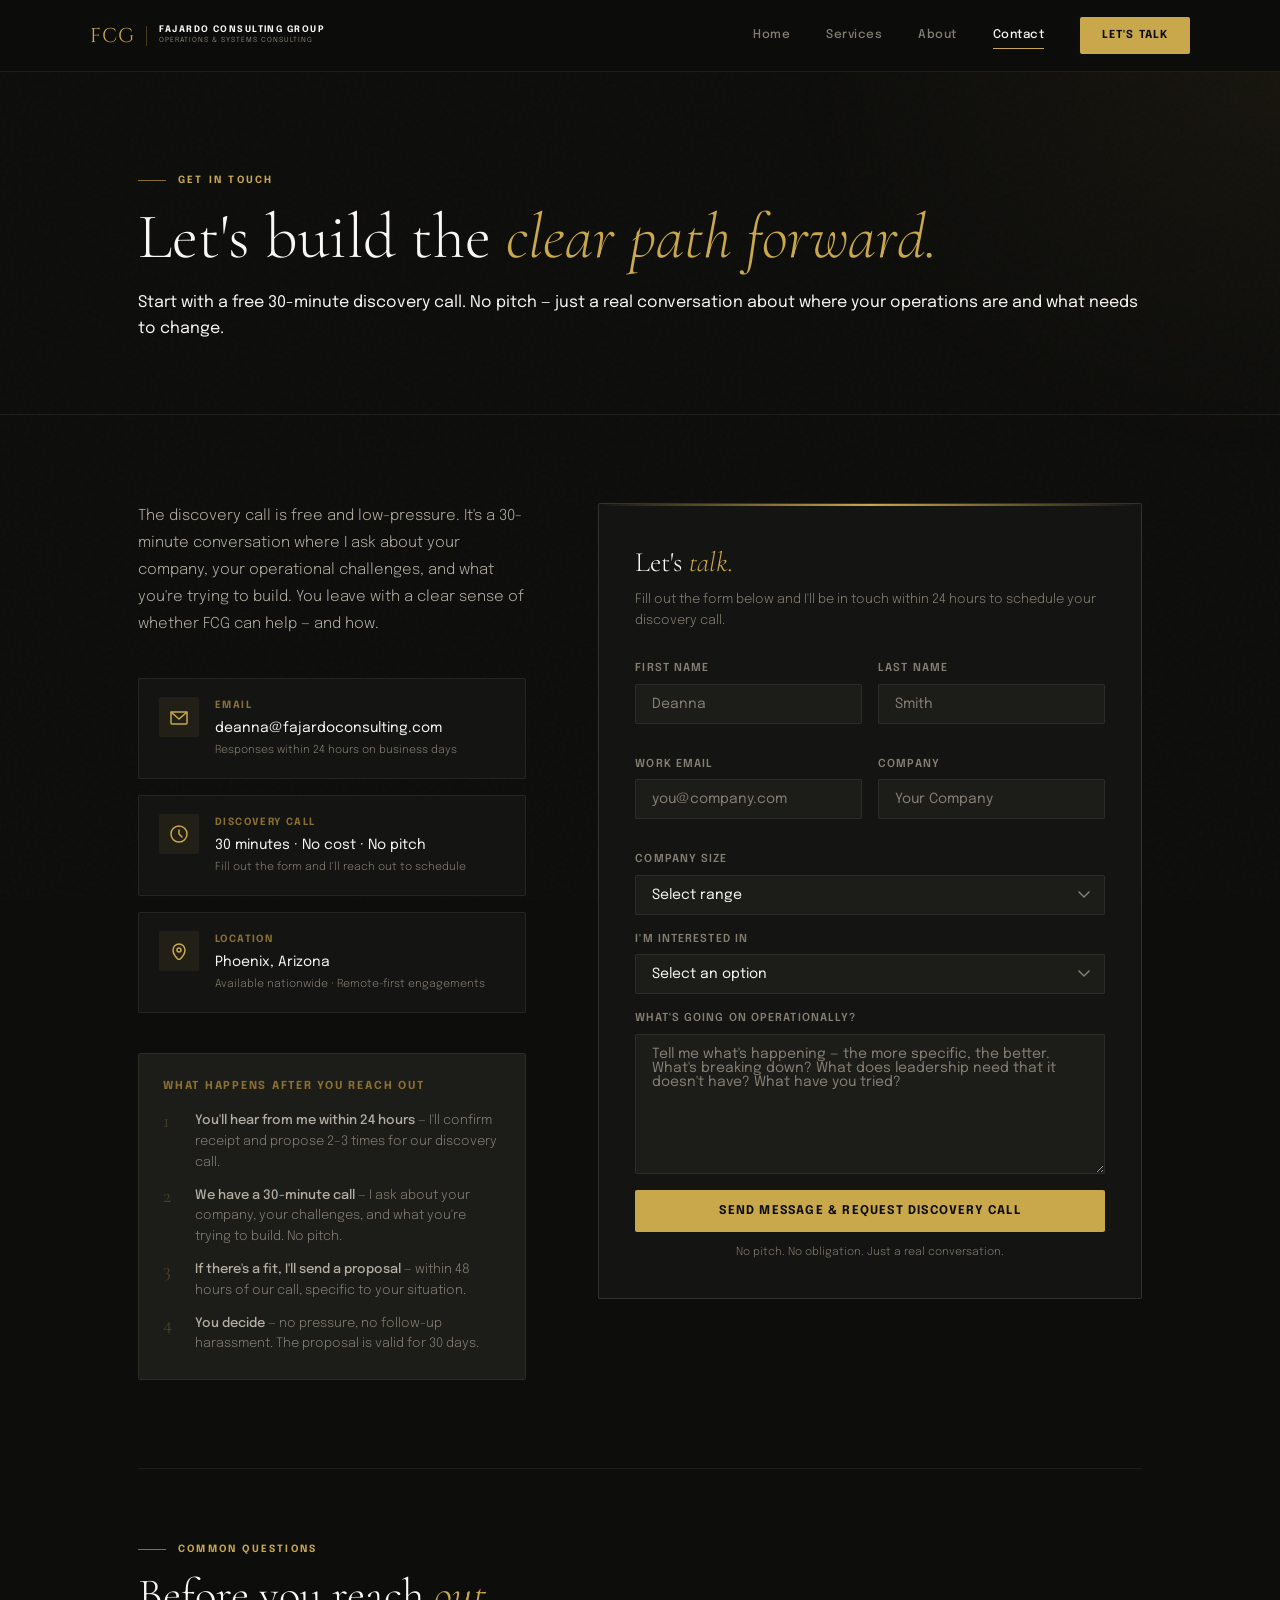
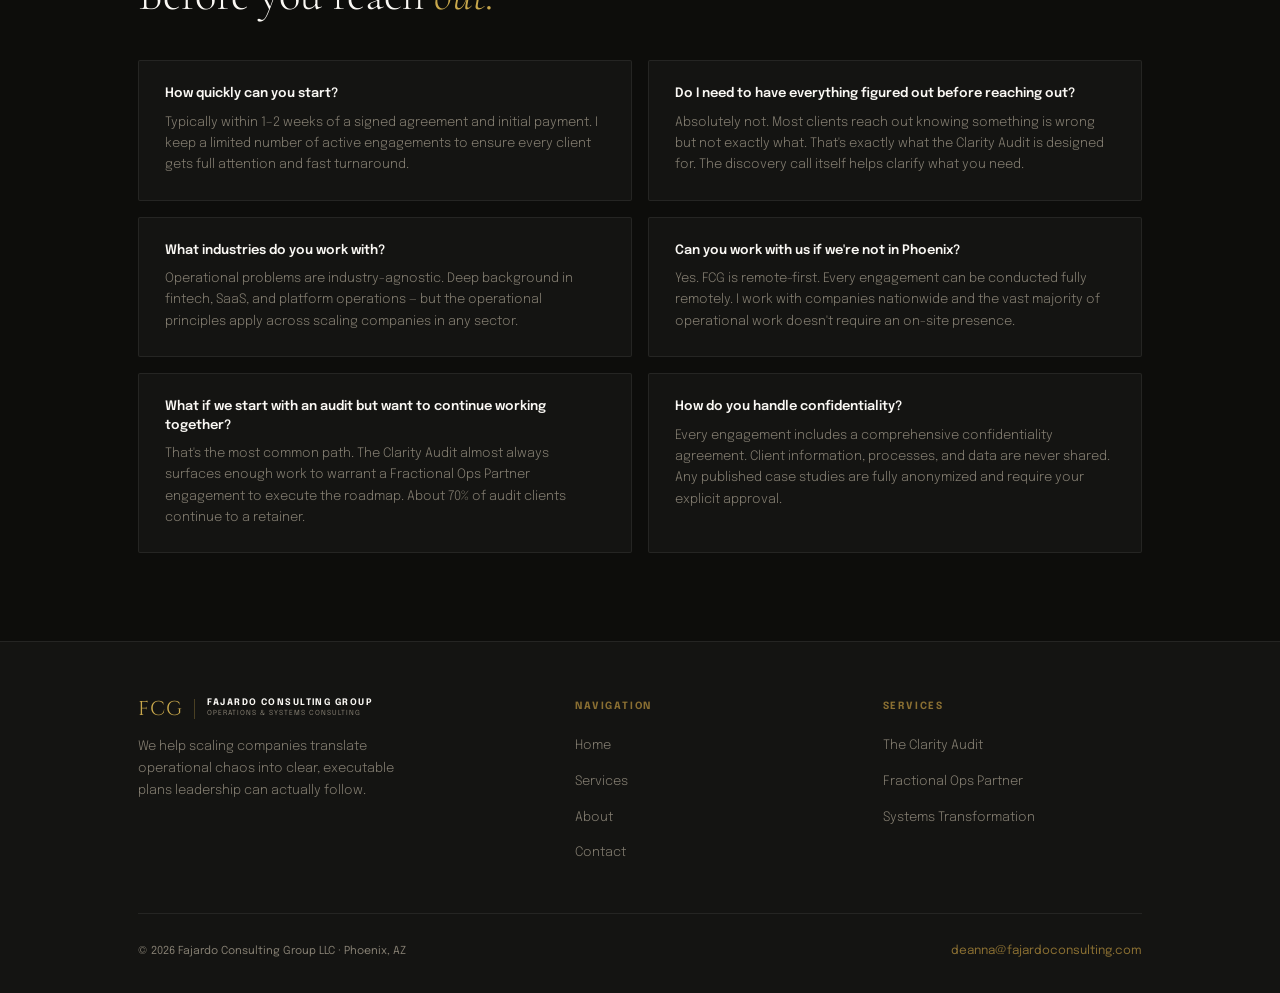
<file: contact.html>
<!DOCTYPE html>
<html lang="en">
<head>
<meta charset="UTF-8">
<meta name="viewport" content="width=device-width, initial-scale=1.0">
<meta name="description" content="Contact Fajardo Consulting Group — Book a free 30-minute discovery call or reach out directly.">
<title>Contact — Fajardo Consulting Group</title>
<link rel="icon" type="image/svg+xml" href="favicon.svg">
<link rel="stylesheet" href="css/style.css">
<style>
.page-hero { padding: 100px 0 72px; position: relative; border-bottom: 1px solid var(--border); }
.page-hero::before { content:''; position:absolute; top:0; right:0; width:500px; height:400px; background:radial-gradient(ellipse at top right, rgba(201,168,76,0.05) 0%, transparent 70%); pointer-events:none; }
/* CONTACT LAYOUT */
.contact-section { padding: 88px 0; }
.contact-grid {
  display: grid;
  grid-template-columns: 1fr 1.4fr;
  gap: 72px;
  align-items: start;
}
/* LEFT — INFO */
.contact-info {}
.contact-intro {
  font-size: 15px;
  color: var(--mid);
  line-height: 1.8;
  font-weight: 300;
  margin-bottom: 40px;
}
.contact-methods { display: flex; flex-direction: column; gap: 16px; margin-bottom: 40px; }
.contact-method {
  display: flex;
  gap: 16px;
  align-items: flex-start;
  padding: 18px 20px;
}
.contact-method-icon {
  width: 40px; height: 40px;
  background: var(--gold-pale);
  border-radius: 2px;
  display: flex; align-items: center; justify-content: center;
  flex-shrink: 0;
}
.contact-method-icon svg { width: 18px; height: 18px; }
.contact-method-label {
  font-size: 10px;
  font-weight: 700;
  letter-spacing: 0.14em;
  text-transform: uppercase;
  color: var(--gold-dim);
  margin-bottom: 4px;
}
.contact-method-value {
  font-size: 14px;
  color: var(--white);
  transition: color 0.2s;
}
.contact-method-value a:hover { color: var(--gold); }
.contact-method-note { font-size: 11px; color: var(--muted); margin-top: 3px; font-weight: 300; }
/* WHAT TO EXPECT */
.expect-section {
  background: var(--s2);
  border: 1px solid var(--border);
  border-radius: 2px;
  padding: 24px;
}
.expect-title {
  font-size: 11px;
  font-weight: 700;
  letter-spacing: 0.16em;
  text-transform: uppercase;
  color: var(--gold-dim);
  margin-bottom: 16px;
}
.expect-list { display: flex; flex-direction: column; gap: 12px; }
.expect-item {
  display: flex;
  gap: 12px;
  align-items: flex-start;
}
.expect-num {
  font-family: 'Cormorant Garamond', serif;
  font-size: 20px;
  font-weight: 300;
  color: rgba(201,168,76,0.3);
  line-height: 1;
  flex-shrink: 0;
  width: 20px;
}
.expect-text { font-size: 13px; color: var(--muted); line-height: 1.6; font-weight: 300; }
.expect-text strong { color: var(--mid); font-weight: 500; }
/* FORM */
.contact-form-wrap {
  background: var(--s1);
  border: 1px solid var(--bs);
  border-radius: 2px;
  padding: 36px;
  position: relative;
  overflow: hidden;
}
.contact-form-wrap::before {
  content: '';
  position: absolute; top: 0; left: 0; right: 0; height: 2px;
  background: linear-gradient(90deg, transparent, var(--gold), transparent);
}
.form-title {
  font-family: 'Cormorant Garamond', serif;
  font-size: 28px;
  font-weight: 300;
  color: var(--white);
  margin-bottom: 6px;
}
.form-title em { font-style: italic; color: var(--gold); }
.form-subtitle {
  font-size: 13px;
  color: var(--muted);
  font-weight: 300;
  margin-bottom: 28px;
}
.form-row {
  display: grid;
  grid-template-columns: 1fr 1fr;
  gap: 16px;
  margin-bottom: 16px;
}
.form-row.single { grid-template-columns: 1fr; }
.form-group { margin-bottom: 16px; }
.form-select { appearance: none; background-image: url("data:image/svg+xml,%3Csvg xmlns='http://www.w3.org/2000/svg' width='12' height='8' viewBox='0 0 12 8'%3E%3Cpath d='M1 1l5 5 5-5' stroke='%23857F72' stroke-width='1.5' fill='none' stroke-linecap='round'/%3E%3C/svg%3E"); background-repeat: no-repeat; background-position: right 14px center; }
.form-select option { background: var(--s2); }
.form-submit {
  width: 100%;
  padding: 15px;
  font-size: 12px;
  font-weight: 700;
  letter-spacing: 0.1em;
  text-transform: uppercase;
  color: var(--ink);
  background: var(--gold);
  border: none;
  border-radius: 2px;
  cursor: pointer;
  transition: opacity 0.2s, transform 0.2s;
  margin-top: 8px;
}
.form-submit:hover { opacity: 0.88; transform: translateY(-1px); }
.form-note {
  font-size: 11px;
  color: var(--muted);
  text-align: center;
  margin-top: 12px;
  font-weight: 300;
}
/* FAQ */
.faq-section { padding: 0 0 88px; }
.faq-grid { display: grid; grid-template-columns: 1fr 1fr; gap: 16px; margin-top: 40px; }
.faq-item { padding: 24px 26px; }
.faq-q {
  font-size: 13px;
  font-weight: 600;
  color: var(--white);
  margin-bottom: 8px;
  line-height: 1.4;
}
.faq-a { font-size: 13px; color: var(--muted); line-height: 1.65; font-weight: 300; }
/* RESPONSIVE */
@media (max-width: 900px) {
  .contact-grid { grid-template-columns: 1fr; gap: 48px; }
  .form-row { grid-template-columns: 1fr; }
  .faq-grid { grid-template-columns: 1fr; }
}
</style>
</head>
<body>
<nav class="nav">
  <div class="nav-inner">
    <a href="index.html" class="nav-logo">
      <div class="nav-logo-mark">FCG</div>
      <div class="nav-logo-rule"></div>
      <div class="nav-logo-text">
        <div class="nav-logo-name">Fajardo Consulting Group</div>
        <div class="nav-logo-sub">Operations & Systems Consulting</div>
      </div>
    </a>
    <div class="nav-links">
      <a href="index.html" class="nav-link">Home</a>
      <a href="services.html" class="nav-link">Services</a>
      <a href="about.html" class="nav-link">About</a>
      <a href="contact.html" class="nav-link">Contact</a>
      <a href="contact.html" class="nav-cta">Let's Talk</a>
    </div>
    <button class="nav-toggle" id="navToggle" aria-label="Menu">
      <span></span><span></span><span></span>
    </button>
  </div>
</nav>
<div class="nav-mobile" id="mobileNav">
  <a href="index.html" class="nav-link">Home</a>
  <a href="services.html" class="nav-link">Services</a>
  <a href="about.html" class="nav-link">About</a>
  <a href="contact.html" class="nav-link">Contact</a>
  <a href="contact.html" class="nav-cta">Let's Talk</a>
</div>
<main>
<div class="page-hero">
  <div class="container">
    <div class="eyebrow anim-fade-up anim-fade-up-1"><div class="eyebrow-line"></div>Get In Touch</div>
    <h1 class="display anim-fade-up anim-fade-up-2" style="font-size:clamp(44px,5vw,68px);margin-bottom:18px">Let's build the <em>clear path forward.</em></h1>
    <p class="page-hero-sub anim-fade-up anim-fade-up-3">Start with a free 30-minute discovery call. No pitch — just a real conversation about where your operations are and what needs to change.</p>
  </div>
</div>
<section class="contact-section">
  <div class="container">
    <div class="contact-grid">
      <!-- LEFT INFO -->
      <div class="contact-info">
        <p class="contact-intro reveal">The discovery call is free and low-pressure. It's a 30-minute conversation where I ask about your company, your operational challenges, and what you're trying to build. You leave with a clear sense of whether FCG can help — and how.</p>
        <div class="contact-methods">
          <div class="card contact-method reveal">
            <div class="contact-method-icon">
              <svg viewBox="0 0 18 18" fill="none" stroke="#C9A84C" stroke-width="1.5" stroke-linecap="round">
                <rect x="1" y="4" width="16" height="12" rx="1"/><path d="M1 4l8 7 8-7"/>
              </svg>
            </div>
            <div>
              <div class="contact-method-label">Email</div>
              <div class="contact-method-value"><a href="mailto:deanna@fajardoconsulting.com">deanna@fajardoconsulting.com</a></div>
              <div class="contact-method-note">Responses within 24 hours on business days</div>
            </div>
          </div>
          <div class="card contact-method reveal">
            <div class="contact-method-icon">
              <svg viewBox="0 0 18 18" fill="none" stroke="#C9A84C" stroke-width="1.5" stroke-linecap="round">
                <circle cx="9" cy="9" r="8"/><path d="M9 5v4l3 3"/>
              </svg>
            </div>
            <div>
              <div class="contact-method-label">Discovery Call</div>
              <div class="contact-method-value">30 minutes · No cost · No pitch</div>
              <div class="contact-method-note">Fill out the form and I'll reach out to schedule</div>
            </div>
          </div>
          <div class="card contact-method reveal">
            <div class="contact-method-icon">
              <svg viewBox="0 0 18 18" fill="none" stroke="#C9A84C" stroke-width="1.5" stroke-linecap="round">
                <path d="M9 2C5.686 2 3 4.686 3 8c0 5 6 10 6 10s6-5 6-10c0-3.314-2.686-6-6-6z"/><circle cx="9" cy="8" r="2"/>
              </svg>
            </div>
            <div>
              <div class="contact-method-label">Location</div>
              <div class="contact-method-value">Phoenix, Arizona</div>
              <div class="contact-method-note">Available nationwide · Remote-first engagements</div>
            </div>
          </div>
        </div>
        <div class="expect-section reveal">
          <div class="expect-title">What Happens After You Reach Out</div>
          <div class="expect-list">
            <div class="expect-item">
              <div class="expect-num">1</div>
              <div class="expect-text"><strong>You'll hear from me within 24 hours</strong> — I'll confirm receipt and propose 2–3 times for our discovery call.</div>
            </div>
            <div class="expect-item">
              <div class="expect-num">2</div>
              <div class="expect-text"><strong>We have a 30-minute call</strong> — I ask about your company, your challenges, and what you're trying to build. No pitch.</div>
            </div>
            <div class="expect-item">
              <div class="expect-num">3</div>
              <div class="expect-text"><strong>If there's a fit, I'll send a proposal</strong> — within 48 hours of our call, specific to your situation.</div>
            </div>
            <div class="expect-item">
              <div class="expect-num">4</div>
              <div class="expect-text"><strong>You decide</strong> — no pressure, no follow-up harassment. The proposal is valid for 30 days.</div>
            </div>
          </div>
        </div>
      </div>
      <!-- FORM -->
          <div class="reveal">
        <div class="contact-form-wrap">
          <h2 class="form-title">Let's <em>talk.</em></h2>
          <p class="form-subtitle">Fill out the form below and I'll be in touch within 24 hours to schedule your discovery call.</p>
          <form id="contactForm" action="https://formspree.io/f/mgorolpl" method="POST">
            <div class="form-row">
              <div class="form-group">
                <label class="form-label" for="firstName">First Name</label>
                <input class="form-input" type="text" id="firstName" name="firstName" placeholder="Deanna" required>
              </div>
              <div class="form-group">
                <label class="form-label" for="lastName">Last Name</label>
                <input class="form-input" type="text" id="lastName" name="lastName" placeholder="Smith" required>
              </div>
            </div>
            <div class="form-row">
              <div class="form-group">
                <label class="form-label" for="email">Work Email</label>
                <input class="form-input" type="email" id="email" name="email" placeholder="you@company.com" required>
              </div>
              <div class="form-group">
                <label class="form-label" for="company">Company</label>
                <input class="form-input" type="text" id="company" name="company" placeholder="Your Company">
              </div>
            </div>
            <div class="form-group">
              <label class="form-label" for="companySize">Company Size</label>
              <select class="form-input form-select" id="companySize" name="companySize">
                <option value="" disabled selected>Select range</option>
                <option>Under 50 employees</option>
                <option>50–100 employees</option>
                <option>100–200 employees</option>
                <option>200–300 employees</option>
                <option>300+ employees</option>
              </select>
            </div>
            <div class="form-group">
              <label class="form-label" for="service">I'm interested in</label>
              <select class="form-input form-select" id="service" name="service">
                <option value="" disabled selected>Select an option</option>
                <option>The Clarity Audit</option>
                <option>Fractional Ops Partner</option>
                <option>Systems Transformation</option>
                <option>Not sure yet — let's talk</option>
              </select>
            </div>
            <div class="form-group" style="margin-bottom:8px">
              <label class="form-label" for="message">What's going on operationally?</label>
              <textarea class="form-input form-textarea" id="message" name="message" placeholder="Tell me what's happening — the more specific, the better. What's breaking down? What does leadership need that it doesn't have? What have you tried?"></textarea>
            </div>
            <button type="submit" class="form-submit">Send Message & Request Discovery Call</button>
            <p class="form-note">No pitch. No obligation. Just a real conversation.</p>
          </form>
        </div>
      </div>
    </div>
  </div>
</section>
<!-- FAQ -->
<section class="faq-section">
  <div class="container">
    <hr class="divider">
    <div style="padding-top:72px">
      <div class="eyebrow reveal"><div class="eyebrow-line"></div>Common Questions</div>
      <h2 class="display reveal" style="font-size:clamp(32px,3.5vw,48px);margin-bottom:8px">Before you reach <em>out.</em></h2>
      <div class="faq-grid">
        <div class="card faq-item reveal">
          <div class="faq-q">How quickly can you start?</div>
          <div class="faq-a">Typically within 1–2 weeks of a signed agreement and initial payment. I keep a limited number of active engagements to ensure every client gets full attention and fast turnaround.</div>
        </div>
        <div class="card faq-item reveal">
          <div class="faq-q">Do I need to have everything figured out before reaching out?</div>
          <div class="faq-a">Absolutely not. Most clients reach out knowing something is wrong but not exactly what. That's exactly what the Clarity Audit is designed for. The discovery call itself helps clarify what you need.</div>
        </div>
        <div class="card faq-item reveal">
          <div class="faq-q">What industries do you work with?</div>
          <div class="faq-a">Operational problems are industry-agnostic. Deep background in fintech, SaaS, and platform operations — but the operational principles apply across scaling companies in any sector.</div>
        </div>
        <div class="card faq-item reveal">
          <div class="faq-q">Can you work with us if we're not in Phoenix?</div>
          <div class="faq-a">Yes. FCG is remote-first. Every engagement can be conducted fully remotely. I work with companies nationwide and the vast majority of operational work doesn't require an on-site presence.</div>
        </div>
        <div class="card faq-item reveal">
          <div class="faq-q">What if we start with an audit but want to continue working together?</div>
          <div class="faq-a">That's the most common path. The Clarity Audit almost always surfaces enough work to warrant a Fractional Ops Partner engagement to execute the roadmap. About 70% of audit clients continue to a retainer.</div>
        </div>
        <div class="card faq-item reveal">
          <div class="faq-q">How do you handle confidentiality?</div>
          <div class="faq-a">Every engagement includes a comprehensive confidentiality agreement. Client information, processes, and data are never shared. Any published case studies are fully anonymized and require your explicit approval.</div>
        </div>
      </div>
    </div>
  </div>
</section>
</main>
<footer class="footer">
  <div class="container">
    <div class="footer-grid">
      <div class="footer-brand">
        <div class="nav-logo" style="margin-bottom:16px">
          <div class="nav-logo-mark">FCG</div>
          <div class="nav-logo-rule"></div>
          <div class="nav-logo-text">
            <div class="nav-logo-name">Fajardo Consulting Group</div>
            <div class="nav-logo-sub">Operations & Systems Consulting</div>
          </div>
        </div>
        <p>We help scaling companies translate operational chaos into clear, executable plans leadership can actually follow.</p>
      </div>
      <div class="footer-col">
        <h4>Navigation</h4>
        <ul>
          <li><a href="index.html">Home</a></li>
          <li><a href="services.html">Services</a></li>
          <li><a href="about.html">About</a></li>
          <li><a href="contact.html">Contact</a></li>
        </ul>
      </div>
      <div class="footer-col">
        <h4>Services</h4>
        <ul>
          <li><a href="services.html#audit">The Clarity Audit</a></li>
          <li><a href="services.html#partner">Fractional Ops Partner</a></li>
          <li><a href="services.html#transformation">Systems Transformation</a></li>
        </ul>
      </div>
    </div>
    <div class="footer-bottom">
      <div class="footer-copy">© 2026 Fajardo Consulting Group LLC · Phoenix, AZ</div>
      <a href="mailto:deanna@fajardoconsulting.com" class="footer-email">deanna@fajardoconsulting.com</a>
    </div>
  </div>
</footer>
<script src="js/main.js"></script>
</body>
</html>
</file>
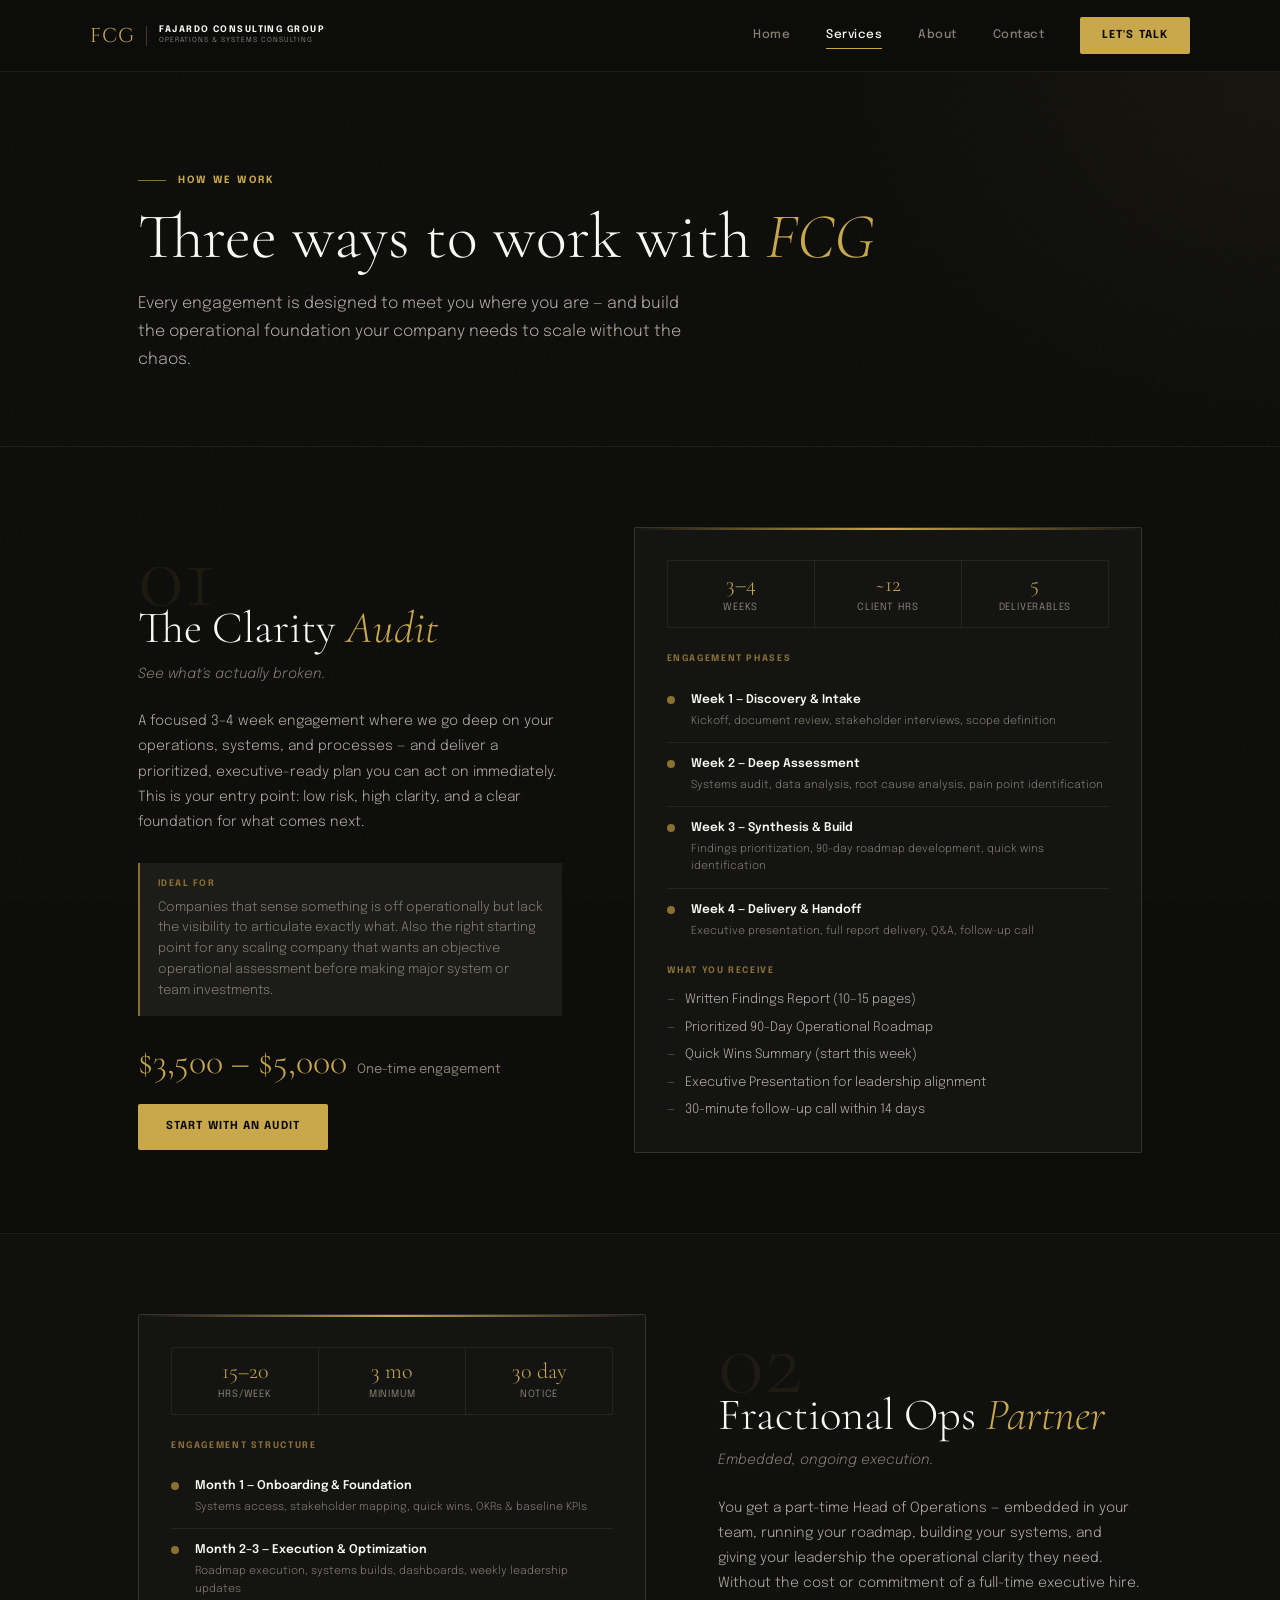
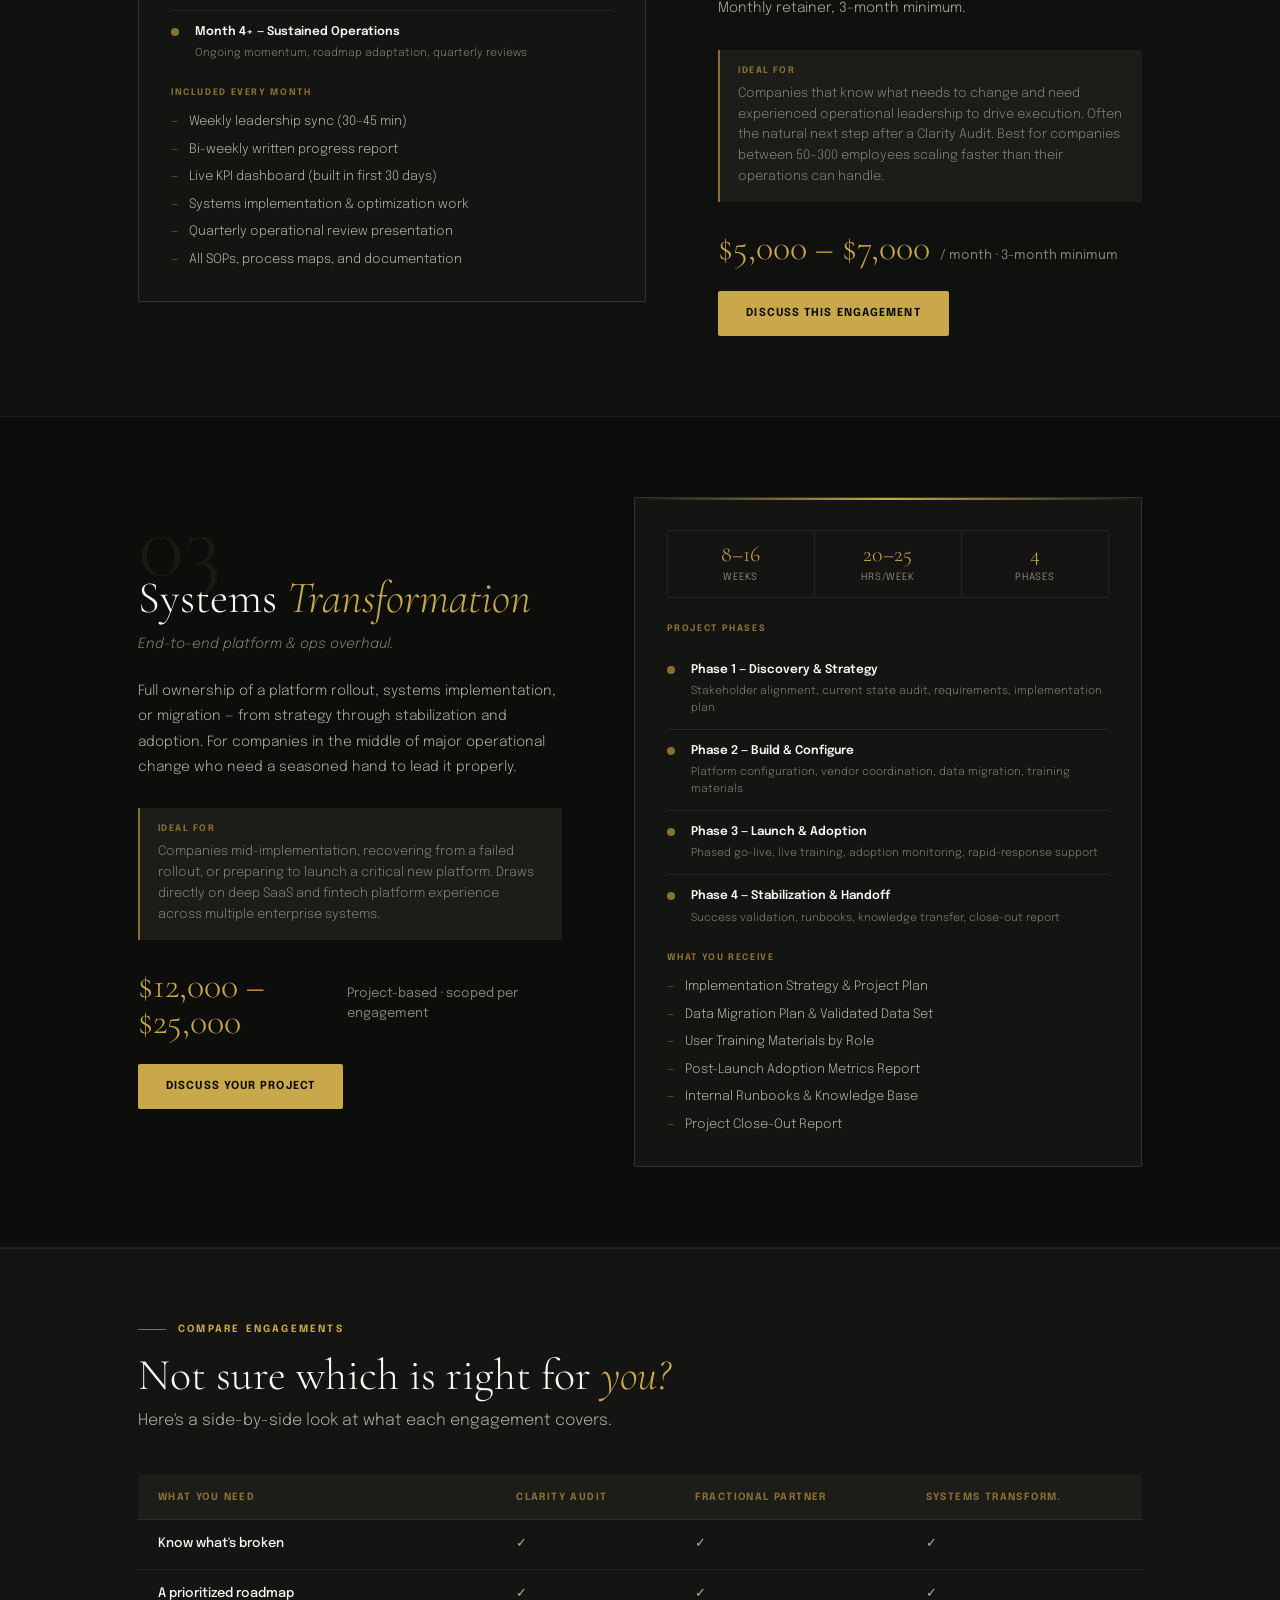
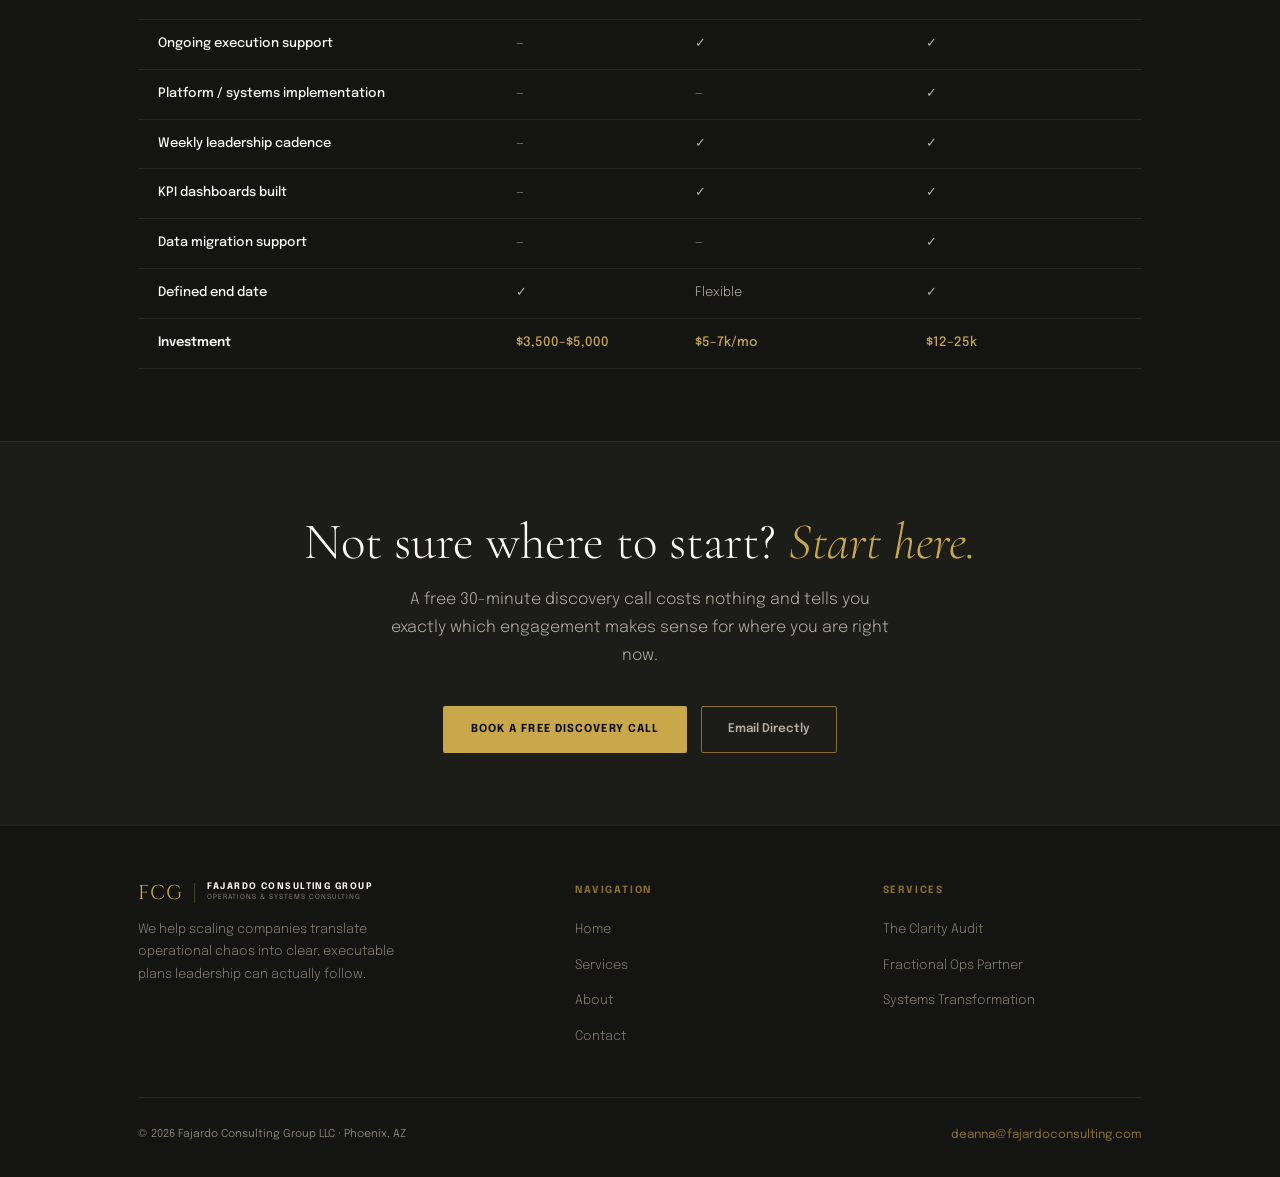
<file: services.html>
<!DOCTYPE html>
<html lang="en">
<head>
<meta charset="UTF-8">
<meta name="viewport" content="width=device-width, initial-scale=1.0">
<meta name="description" content="FCG Services — The Clarity Audit, Fractional Ops Partner, and Systems Transformation. Fractional operations consulting for scaling companies.">
<title>Services — Fajardo Consulting Group</title>
<link rel="icon" type="image/svg+xml" href="favicon.svg">
<link rel="stylesheet" href="css/style.css">
<style>
/* PAGE HERO */
.page-hero {
  padding: 100px 0 72px;
  position: relative;
  border-bottom: 1px solid var(--border);
}
.page-hero::before {
  content: '';
  position: absolute;
  top: 0; right: 0;
  width: 500px; height: 400px;
  background: radial-gradient(ellipse at top right, rgba(201,168,76,0.05) 0%, transparent 70%);
  pointer-events: none;
}
.page-hero-title { font-size: clamp(44px,5vw,68px); margin-bottom: 18px; }
.page-hero-sub { font-size: 16px; color: var(--mid); max-width: 560px; line-height: 1.75; font-weight: 300; }
/* SERVICE SECTIONS */
.service-section {
  padding: 80px 0;
  border-bottom: 1px solid var(--border);
  scroll-margin-top: 90px;
}
.service-section:last-child { border-bottom: none; }
.service-section-inner {
  display: grid;
  grid-template-columns: 1fr 1.2fr;
  gap: 72px;
  align-items: start;
}
.service-section-inner.reverse { direction: rtl; }
.service-section-inner.reverse > * { direction: ltr; }
.svc-left {}
.svc-num-large {
  font-family: 'Cormorant Garamond', serif;
  font-size: 96px;
  font-weight: 300;
  color: rgba(201,168,76,0.08);
  line-height: 1;
  margin-bottom: -20px;
}
.svc-title {
  font-family: 'Cormorant Garamond', serif;
  font-size: clamp(32px,3.5vw,48px);
  font-weight: 300;
  color: var(--white);
  line-height: 1.15;
  margin-bottom: 8px;
}
.svc-title em { font-style: italic; color: var(--gold); }
.svc-subtitle {
  font-size: 14px;
  color: var(--muted);
  font-weight: 300;
  margin-bottom: 24px;
  font-style: italic;
}
.svc-body {
  font-size: 14px;
  color: var(--mid);
  line-height: 1.8;
  font-weight: 300;
  margin-bottom: 28px;
}
.svc-ideal {
  background: var(--s2);
  border-left: 2px solid var(--gold-dim);
  padding: 14px 18px;
  margin-bottom: 28px;
  border-radius: 0;
}
.svc-ideal-label {
  font-size: 9px;
  font-weight: 700;
  letter-spacing: 0.16em;
  text-transform: uppercase;
  color: var(--gold-dim);
  margin-bottom: 6px;
}
.svc-ideal-text { font-size: 13px; color: var(--muted); line-height: 1.6; font-weight: 300; }
.svc-price-block {
  display: flex;
  align-items: baseline;
  gap: 10px;
  margin-bottom: 24px;
}
.svc-price-big {
  font-family: 'Cormorant Garamond', serif;
  font-size: 36px;
  font-weight: 300;
  color: var(--gold);
  line-height: 1;
}
.svc-price-small { font-size: 13px; color: var(--muted); }
.svc-right {}
.svc-details-card {
  background: var(--s1);
  border: 1px solid var(--bs);
  border-radius: 2px;
  padding: 32px;
  position: relative;
  overflow: hidden;
}
.svc-details-card::before {
  content: '';
  position: absolute; top: 0; left: 0; right: 0; height: 2px;
  background: linear-gradient(90deg, transparent, var(--gold), transparent);
}
.svc-details-section { margin-bottom: 24px; }
.svc-details-section:last-child { margin-bottom: 0; }
.svc-details-label {
  font-size: 9px;
  font-weight: 700;
  letter-spacing: 0.18em;
  text-transform: uppercase;
  color: var(--gold-dim);
  margin-bottom: 12px;
}
.svc-details-list {
  list-style: none;
  display: flex;
  flex-direction: column;
  gap: 8px;
}
.svc-details-list li {
  font-size: 13px;
  color: var(--mid);
  display: flex;
  gap: 10px;
  font-weight: 300;
  line-height: 1.5;
}
.svc-details-list li::before {
  content: '—';
  color: var(--gold-dim);
  flex-shrink: 0;
}
.svc-timeline-item {
  display: flex;
  gap: 16px;
  align-items: flex-start;
  padding: 12px 0;
  border-bottom: 1px solid var(--border);
}
.svc-timeline-item:last-child { border-bottom: none; padding-bottom: 0; }
.svc-timeline-dot {
  width: 8px; height: 8px;
  border-radius: 50%;
  background: var(--gold-dim);
  margin-top: 5px;
  flex-shrink: 0;
}
.svc-timeline-phase {
  font-size: 12px;
  font-weight: 600;
  color: var(--white);
  margin-bottom: 3px;
}
.svc-timeline-desc {
  font-size: 11px;
  color: var(--muted);
  line-height: 1.55;
  font-weight: 300;
}
.svc-meta-row {
  display: flex;
  gap: 0;
  border: 1px solid var(--border);
  border-radius: 2px;
  overflow: hidden;
}
.svc-meta-item {
  flex: 1;
  padding: 12px 16px;
  border-right: 1px solid var(--border);
  text-align: center;
}
.svc-meta-item:last-child { border-right: none; }
.svc-meta-val {
  font-family: 'Cormorant Garamond', serif;
  font-size: 22px;
  font-weight: 300;
  color: var(--gold);
  line-height: 1;
  margin-bottom: 4px;
}
.svc-meta-lbl { font-size: 10px; color: var(--muted); text-transform: uppercase; letter-spacing: 0.08em; }
/* COMPARISON TABLE */
.comparison-section { background: var(--s1); padding: 72px 0; border-top: 1px solid var(--border); }
.comparison-table { width: 100%; border-collapse: collapse; margin-top: 40px; }
.comparison-table th, .comparison-table td {
  padding: 14px 20px;
  text-align: left;
  border-bottom: 1px solid var(--border);
  font-size: 13px;
}
.comparison-table th {
  font-size: 10px;
  font-weight: 700;
  letter-spacing: 0.14em;
  text-transform: uppercase;
  color: var(--gold-dim);
  background: var(--s2);
}
.comparison-table td { color: var(--mid); font-weight: 300; }
.comparison-table td:first-child { color: var(--white); font-weight: 500; }
.comparison-table tr:hover td { background: rgba(255,255,255,0.02); }
.check { color: var(--gold); font-size: 15px; }
.dash { color: var(--muted); }
/* CTA */
.svc-cta { background: var(--s2); border-top: 1px solid var(--border); padding: 72px 0; }
.svc-cta-inner { text-align: center; }
.svc-cta-inner .display { font-size: clamp(32px,4vw,52px); margin-bottom: 16px; }
.svc-cta-inner .lead { margin-bottom: 36px; max-width: 500px; margin-left: auto; margin-right: auto; }
.svc-cta-actions { display: flex; gap: 14px; justify-content: center; }
/* RESPONSIVE */
@media (max-width: 900px) {
  .service-section-inner { grid-template-columns: 1fr; gap: 40px; }
  .service-section-inner.reverse { direction: ltr; }
  .svc-num-large { font-size: 64px; }
  .comparison-table { font-size: 12px; }
  .comparison-table th, .comparison-table td { padding: 10px 12px; }
  .svc-cta-actions { flex-direction: column; align-items: center; }
}
</style>
</head>
<body>
<nav class="nav">
  <div class="nav-inner">
    <a href="index.html" class="nav-logo">
      <div class="nav-logo-mark">FCG</div>
      <div class="nav-logo-rule"></div>
      <div class="nav-logo-text">
        <div class="nav-logo-name">Fajardo Consulting Group</div>
        <div class="nav-logo-sub">Operations & Systems Consulting</div>
      </div>
    </a>
    <div class="nav-links">
      <a href="index.html" class="nav-link">Home</a>
      <a href="services.html" class="nav-link">Services</a>
      <a href="about.html" class="nav-link">About</a>
      <a href="contact.html" class="nav-link">Contact</a>
      <a href="contact.html" class="nav-cta">Let's Talk</a>
    </div>
    <button class="nav-toggle" id="navToggle" aria-label="Menu">
      <span></span><span></span><span></span>
    </button>
  </div>
</nav>
<div class="nav-mobile" id="mobileNav">
  <a href="index.html" class="nav-link">Home</a>
  <a href="services.html" class="nav-link">Services</a>
  <a href="about.html" class="nav-link">About</a>
  <a href="contact.html" class="nav-link">Contact</a>
  <a href="contact.html" class="nav-cta">Let's Talk</a>
</div>
<main>
<div class="page-hero">
  <div class="container">
    <div class="eyebrow anim-fade-up anim-fade-up-1"><div class="eyebrow-line"></div>How We Work</div>
    <h1 class="display page-hero-title anim-fade-up anim-fade-up-2">Three ways to work with <em>FCG</em></h1>
    <p class="page-hero-sub anim-fade-up anim-fade-up-3">Every engagement is designed to meet you where you are — and build the operational foundation your company needs to scale without the chaos.</p>
  </div>
</div>
<!-- SERVICE 01: CLARITY AUDIT -->
<section class="service-section" id="audit">
  <div class="container">
    <div class="service-section-inner">
      <div class="svc-left">
        <div class="svc-num-large reveal">01</div>
        <h2 class="svc-title reveal">The Clarity <em>Audit</em></h2>
        <p class="svc-subtitle reveal">See what's actually broken.</p>
        <p class="svc-body reveal">A focused 3–4 week engagement where we go deep on your operations, systems, and processes — and deliver a prioritized, executive-ready plan you can act on immediately. This is your entry point: low risk, high clarity, and a clear foundation for what comes next.</p>
        <div class="svc-ideal reveal">
          <div class="svc-ideal-label">Ideal For</div>
          <div class="svc-ideal-text">Companies that sense something is off operationally but lack the visibility to articulate exactly what. Also the right starting point for any scaling company that wants an objective operational assessment before making major system or team investments.</div>
        </div>
        <div class="svc-price-block reveal">
          <div class="svc-price-big">$3,500 – $5,000</div>
          <div class="svc-price-small">One-time engagement</div>
        </div>
        <a href="contact.html" class="btn-primary reveal">Start with an Audit</a>
      </div>
      <div class="svc-right">
        <div class="svc-details-card reveal">
          <div class="svc-meta-row" style="margin-bottom:24px">
            <div class="svc-meta-item"><div class="svc-meta-val">3–4</div><div class="svc-meta-lbl">Weeks</div></div>
            <div class="svc-meta-item"><div class="svc-meta-val">~12</div><div class="svc-meta-lbl">Client Hrs</div></div>
            <div class="svc-meta-item"><div class="svc-meta-val">5</div><div class="svc-meta-lbl">Deliverables</div></div>
          </div>
          <div class="svc-details-section">
            <div class="svc-details-label">Engagement Phases</div>
            <div class="svc-timeline-item">
              <div class="svc-timeline-dot"></div>
              <div><div class="svc-timeline-phase">Week 1 — Discovery & Intake</div><div class="svc-timeline-desc">Kickoff, document review, stakeholder interviews, scope definition</div></div>
            </div>
            <div class="svc-timeline-item">
              <div class="svc-timeline-dot"></div>
              <div><div class="svc-timeline-phase">Week 2 — Deep Assessment</div><div class="svc-timeline-desc">Systems audit, data analysis, root cause analysis, pain point identification</div></div>
            </div>
            <div class="svc-timeline-item">
              <div class="svc-timeline-dot"></div>
              <div><div class="svc-timeline-phase">Week 3 — Synthesis & Build</div><div class="svc-timeline-desc">Findings prioritization, 90-day roadmap development, quick wins identification</div></div>
            </div>
            <div class="svc-timeline-item">
              <div class="svc-timeline-dot"></div>
              <div><div class="svc-timeline-phase">Week 4 — Delivery & Handoff</div><div class="svc-timeline-desc">Executive presentation, full report delivery, Q&A, follow-up call</div></div>
            </div>
          </div>
          <div class="svc-details-section">
            <div class="svc-details-label">What You Receive</div>
            <ul class="svc-details-list">
              <li>Written Findings Report (10–15 pages)</li>
              <li>Prioritized 90-Day Operational Roadmap</li>
              <li>Quick Wins Summary (start this week)</li>
              <li>Executive Presentation for leadership alignment</li>
              <li>30-minute follow-up call within 14 days</li>
            </ul>
          </div>
        </div>
      </div>
    </div>
  </div>
</section>
<!-- SERVICE 02: FRACTIONAL OPS PARTNER -->
<section class="service-section" id="partner" style="background:rgba(20,20,18,0.5)">
  <div class="container">
    <div class="service-section-inner reverse">
      <div class="svc-left">
        <div class="svc-num-large reveal">02</div>
        <h2 class="svc-title reveal">Fractional Ops <em>Partner</em></h2>
        <p class="svc-subtitle reveal">Embedded, ongoing execution.</p>
        <p class="svc-body reveal">You get a part-time Head of Operations — embedded in your team, running your roadmap, building your systems, and giving your leadership the operational clarity they need. Without the cost or commitment of a full-time executive hire. Monthly retainer, 3-month minimum.</p>
        <div class="svc-ideal reveal">
          <div class="svc-ideal-label">Ideal For</div>
          <div class="svc-ideal-text">Companies that know what needs to change and need experienced operational leadership to drive execution. Often the natural next step after a Clarity Audit. Best for companies between 50–300 employees scaling faster than their operations can handle.</div>
        </div>
        <div class="svc-price-block reveal">
          <div class="svc-price-big">$5,000 – $7,000</div>
          <div class="svc-price-small">/ month · 3-month minimum</div>
        </div>
        <a href="contact.html" class="btn-primary reveal">Discuss This Engagement</a>
      </div>
      <div class="svc-right">
        <div class="svc-details-card reveal">
          <div class="svc-meta-row" style="margin-bottom:24px">
            <div class="svc-meta-item"><div class="svc-meta-val">15–20</div><div class="svc-meta-lbl">Hrs/Week</div></div>
            <div class="svc-meta-item"><div class="svc-meta-val">3 mo</div><div class="svc-meta-lbl">Minimum</div></div>
            <div class="svc-meta-item"><div class="svc-meta-val">30 day</div><div class="svc-meta-lbl">Notice</div></div>
          </div>
          <div class="svc-details-section">
            <div class="svc-details-label">Engagement Structure</div>
            <div class="svc-timeline-item">
              <div class="svc-timeline-dot"></div>
              <div><div class="svc-timeline-phase">Month 1 — Onboarding & Foundation</div><div class="svc-timeline-desc">Systems access, stakeholder mapping, quick wins, OKRs & baseline KPIs</div></div>
            </div>
            <div class="svc-timeline-item">
              <div class="svc-timeline-dot"></div>
              <div><div class="svc-timeline-phase">Month 2–3 — Execution & Optimization</div><div class="svc-timeline-desc">Roadmap execution, systems builds, dashboards, weekly leadership updates</div></div>
            </div>
            <div class="svc-timeline-item">
              <div class="svc-timeline-dot"></div>
              <div><div class="svc-timeline-phase">Month 4+ — Sustained Operations</div><div class="svc-timeline-desc">Ongoing momentum, roadmap adaptation, quarterly reviews</div></div>
            </div>
          </div>
          <div class="svc-details-section">
            <div class="svc-details-label">Included Every Month</div>
            <ul class="svc-details-list">
              <li>Weekly leadership sync (30–45 min)</li>
              <li>Bi-weekly written progress report</li>
              <li>Live KPI dashboard (built in first 30 days)</li>
              <li>Systems implementation & optimization work</li>
              <li>Quarterly operational review presentation</li>
              <li>All SOPs, process maps, and documentation</li>
            </ul>
          </div>
        </div>
      </div>
    </div>
  </div>
</section>
<!-- SERVICE 03: SYSTEMS TRANSFORMATION -->
<section class="service-section" id="transformation">
  <div class="container">
    <div class="service-section-inner">
      <div class="svc-left">
        <div class="svc-num-large reveal">03</div>
        <h2 class="svc-title reveal">Systems <em>Transformation</em></h2>
        <p class="svc-subtitle reveal">End-to-end platform & ops overhaul.</p>
        <p class="svc-body reveal">Full ownership of a platform rollout, systems implementation, or migration — from strategy through stabilization and adoption. For companies in the middle of major operational change who need a seasoned hand to lead it properly.</p>
        <div class="svc-ideal reveal">
          <div class="svc-ideal-label">Ideal For</div>
          <div class="svc-ideal-text">Companies mid-implementation, recovering from a failed rollout, or preparing to launch a critical new platform. Draws directly on deep SaaS and fintech platform experience across multiple enterprise systems.</div>
        </div>
        <div class="svc-price-block reveal">
          <div class="svc-price-big">$12,000 – $25,000</div>
          <div class="svc-price-small">Project-based · scoped per engagement</div>
        </div>
        <a href="contact.html" class="btn-primary reveal">Discuss Your Project</a>
      </div>
      <div class="svc-right">
        <div class="svc-details-card reveal">
          <div class="svc-meta-row" style="margin-bottom:24px">
            <div class="svc-meta-item"><div class="svc-meta-val">8–16</div><div class="svc-meta-lbl">Weeks</div></div>
            <div class="svc-meta-item"><div class="svc-meta-val">20–25</div><div class="svc-meta-lbl">Hrs/Week</div></div>
            <div class="svc-meta-item"><div class="svc-meta-val">4</div><div class="svc-meta-lbl">Phases</div></div>
          </div>
          <div class="svc-details-section">
            <div class="svc-details-label">Project Phases</div>
            <div class="svc-timeline-item">
              <div class="svc-timeline-dot"></div>
              <div><div class="svc-timeline-phase">Phase 1 — Discovery & Strategy</div><div class="svc-timeline-desc">Stakeholder alignment, current state audit, requirements, implementation plan</div></div>
            </div>
            <div class="svc-timeline-item">
              <div class="svc-timeline-dot"></div>
              <div><div class="svc-timeline-phase">Phase 2 — Build & Configure</div><div class="svc-timeline-desc">Platform configuration, vendor coordination, data migration, training materials</div></div>
            </div>
            <div class="svc-timeline-item">
              <div class="svc-timeline-dot"></div>
              <div><div class="svc-timeline-phase">Phase 3 — Launch & Adoption</div><div class="svc-timeline-desc">Phased go-live, live training, adoption monitoring, rapid-response support</div></div>
            </div>
            <div class="svc-timeline-item">
              <div class="svc-timeline-dot"></div>
              <div><div class="svc-timeline-phase">Phase 4 — Stabilization & Handoff</div><div class="svc-timeline-desc">Success validation, runbooks, knowledge transfer, close-out report</div></div>
            </div>
          </div>
          <div class="svc-details-section">
            <div class="svc-details-label">What You Receive</div>
            <ul class="svc-details-list">
              <li>Implementation Strategy & Project Plan</li>
              <li>Data Migration Plan & Validated Data Set</li>
              <li>User Training Materials by Role</li>
              <li>Post-Launch Adoption Metrics Report</li>
              <li>Internal Runbooks & Knowledge Base</li>
              <li>Project Close-Out Report</li>
            </ul>
          </div>
        </div>
      </div>
    </div>
  </div>
</section>
<!-- COMPARISON TABLE -->
<section class="comparison-section">
  <div class="container">
    <div class="eyebrow reveal"><div class="eyebrow-line"></div>Compare Engagements</div>
    <h2 class="display reveal" style="font-size:clamp(32px,3.5vw,44px);margin-bottom:8px">Not sure which is right for <em>you?</em></h2>
    <p class="lead reveal" style="max-width:480px">Here's a side-by-side look at what each engagement covers.</p>
    <div style="overflow-x:auto">
      <table class="comparison-table reveal">
        <thead>
          <tr>
            <th>What You Need</th>
            <th>Clarity Audit</th>
            <th>Fractional Partner</th>
            <th>Systems Transform.</th>
          </tr>
        </thead>
        <tbody>
          <tr><td>Know what's broken</td><td class="check">✓</td><td class="check">✓</td><td class="check">✓</td></tr>
          <tr><td>A prioritized roadmap</td><td class="check">✓</td><td class="check">✓</td><td class="check">✓</td></tr>
          <tr><td>Ongoing execution support</td><td class="dash">—</td><td class="check">✓</td><td class="check">✓</td></tr>
          <tr><td>Platform / systems implementation</td><td class="dash">—</td><td class="dash">—</td><td class="check">✓</td></tr>
          <tr><td>Weekly leadership cadence</td><td class="dash">—</td><td class="check">✓</td><td class="check">✓</td></tr>
          <tr><td>KPI dashboards built</td><td class="dash">—</td><td class="check">✓</td><td class="check">✓</td></tr>
          <tr><td>Data migration support</td><td class="dash">—</td><td class="dash">—</td><td class="check">✓</td></tr>
          <tr><td>Defined end date</td><td class="check">✓</td><td class="dash">Flexible</td><td class="check">✓</td></tr>
          <tr>
            <td style="font-weight:600;color:var(--white)">Investment</td>
            <td style="color:var(--gold);font-weight:500">$3,500–$5,000</td>
            <td style="color:var(--gold);font-weight:500">$5–7k/mo</td>
            <td style="color:var(--gold);font-weight:500">$12–25k</td>
          </tr>
        </tbody>
      </table>
    </div>
  </div>
</section>
<!-- CTA -->
<div class="svc-cta">
  <div class="container">
    <div class="svc-cta-inner">
      <h2 class="display reveal">Not sure where to start? <em>Start here.</em></h2>
      <p class="lead reveal">A free 30-minute discovery call costs nothing and tells you exactly which engagement makes sense for where you are right now.</p>
      <div class="svc-cta-actions reveal">
        <a href="contact.html" class="btn-primary">Book a Free Discovery Call</a>
        <a href="mailto:deanna@fajardoconsulting.com" class="btn-ghost">Email Directly</a>
      </div>
    </div>
  </div>
</div>
</main>
<footer class="footer">
  <div class="container">
    <div class="footer-grid">
      <div class="footer-brand">
        <div class="nav-logo" style="margin-bottom:16px">
          <div class="nav-logo-mark">FCG</div>
          <div class="nav-logo-rule"></div>
          <div class="nav-logo-text">
            <div class="nav-logo-name">Fajardo Consulting Group</div>
            <div class="nav-logo-sub">Operations & Systems Consulting</div>
          </div>
        </div>
        <p>We help scaling companies translate operational chaos into clear, executable plans leadership can actually follow.</p>
      </div>
      <div class="footer-col">
        <h4>Navigation</h4>
        <ul>
          <li><a href="index.html">Home</a></li>
          <li><a href="services.html">Services</a></li>
          <li><a href="about.html">About</a></li>
          <li><a href="contact.html">Contact</a></li>
        </ul>
      </div>
      <div class="footer-col">
        <h4>Services</h4>
        <ul>
          <li><a href="services.html#audit">The Clarity Audit</a></li>
          <li><a href="services.html#partner">Fractional Ops Partner</a></li>
          <li><a href="services.html#transformation">Systems Transformation</a></li>
        </ul>
      </div>
    </div>
    <div class="footer-bottom">
      <div class="footer-copy">© 2026 Fajardo Consulting Group LLC · Phoenix, AZ</div>
      <a href="mailto:deanna@fajardoconsulting.com" class="footer-email">deanna@fajardoconsulting.com</a>
    </div>
  </div>
</footer>
<script src="js/main.js"></script>
</body>
</html>
</file>
<file: css/style.css>
/* ═══════════════════════════════════════════════
   FAJARDO CONSULTING GROUP — Global Stylesheet
   fajardoconsulting.com
═══════════════════════════════════════════════ */

@import url('https://fonts.googleapis.com/css2?family=Cormorant+Garamond:ital,wght@0,300;0,400;0,500;0,600;1,300;1,400;1,500&family=Epilogue:wght@200;300;400;500;600;700&family=Cinzel:wght@400;500;600&display=swap');

/* ── TOKENS ─────────────────────────────────── */
:root {
  --bg:       #0D0D0B;
  --s1:       #141412;
  --s2:       #1C1C19;
  --s3:       #242420;
  --border:   rgba(255,255,255,0.07);
  --bs:       rgba(255,255,255,0.13);
  --gold:     #C9A84C;
  --gold-dim: #8A6F32;
  --gold-pale:rgba(201,168,76,0.08);
  --gold-glow:rgba(201,168,76,0.18);
  --white:    #FAF8F4;
  --mid:      #B5AFA3;
  --muted:    #857F72;
  --ink:      #0D0D0B;
  --nav-h:    72px;
  --max-w:    1100px;
  --ease:     cubic-bezier(0.16,1,0.3,1);
}

/* ── RESET ──────────────────────────────────── */
*, *::before, *::after { box-sizing: border-box; margin: 0; padding: 0; }
html { scroll-behavior: smooth; }
body {
  font-family: 'Epilogue', sans-serif;
  background: var(--bg);
  color: var(--white);
  line-height: 1.6;
  overflow-x: hidden;
  -webkit-font-smoothing: antialiased;
}
img { max-width: 100%; display: block; }
a { color: inherit; text-decoration: none; }
button { cursor: pointer; font-family: inherit; }

/* ── GRAIN OVERLAY ──────────────────────────── */
body::before {
  content: '';
  position: fixed; inset: 0;
  background-image: url("data:image/svg+xml,%3Csvg viewBox='0 0 256 256' xmlns='http://www.w3.org/2000/svg'%3E%3Cfilter id='n'%3E%3CfeTurbulence type='fractalNoise' baseFrequency='0.9' numOctaves='4' stitchTiles='stitch'/%3E%3C/filter%3E%3Crect width='100%25' height='100%25' filter='url(%23n)' opacity='0.04'/%3E%3C/svg%3E");
  pointer-events: none;
  z-index: 0;
  opacity: 0.55;
}

/* ── NAVIGATION ─────────────────────────────── */
.nav {
  position: fixed; top: 0; left: 0; right: 0;
  height: var(--nav-h);
  display: flex; align-items: center;
  padding: 0 48px;
  background: rgba(13,13,11,0.88);
  backdrop-filter: blur(16px);
  border-bottom: 1px solid var(--border);
  z-index: 100;
  transition: background 0.3s;
}
.nav-inner {
  max-width: var(--max-w);
  width: 100%;
  margin: 0 auto;
  display: flex;
  align-items: center;
  justify-content: space-between;
}
.nav-logo {
  display: flex;
  align-items: center;
  gap: 12px;
}
.nav-logo-mark {
  font-family: 'Cinzel', serif;
  font-size: 20px;
  color: var(--gold);
  line-height: 1;
  letter-spacing: 0.04em;
}
.nav-logo-rule {
  width: 1px; height: 20px;
  background: rgba(201,168,76,0.3);
}
.nav-logo-text {
  display: flex;
  flex-direction: column;
  gap: 1px;
}
.nav-logo-name {
  font-size: 9px;
  font-weight: 700;
  letter-spacing: 0.16em;
  text-transform: uppercase;
  color: var(--white);
  line-height: 1;
}
.nav-logo-sub {
  font-size: 7px;
  letter-spacing: 0.14em;
  text-transform: uppercase;
  color: var(--muted);
}
.nav-links {
  display: flex;
  align-items: center;
  gap: 36px;
}
.nav-link {
  font-size: 12px;
  font-weight: 500;
  color: var(--muted);
  letter-spacing: 0.04em;
  transition: color 0.2s;
  position: relative;
}
.nav-link::after {
  content: '';
  position: absolute;
  bottom: -4px; left: 0; right: 100%;
  height: 1px;
  background: var(--gold);
  transition: right 0.3s var(--ease);
}
.nav-link:hover { color: var(--white); }
.nav-link:hover::after { right: 0; }
.nav-link.active { color: var(--white); }
.nav-link.active::after { right: 0; }
.nav-cta {
  font-size: 11px;
  font-weight: 700;
  letter-spacing: 0.1em;
  text-transform: uppercase;
  color: var(--ink);
  background: var(--gold);
  border: none;
  padding: 10px 22px;
  border-radius: 2px;
  transition: opacity 0.2s, transform 0.2s;
}
.nav-cta:hover { opacity: 0.88; transform: translateY(-1px); }

/* Mobile nav toggle */
.nav-toggle {
  display: none;
  flex-direction: column;
  gap: 5px;
  background: none;
  border: none;
  padding: 4px;
}
.nav-toggle span {
  display: block;
  width: 22px; height: 1.5px;
  background: var(--white);
  transition: all 0.3s;
}
.nav-mobile {
  display: none;
  position: fixed;
  top: var(--nav-h); left: 0; right: 0;
  background: var(--s1);
  border-bottom: 1px solid var(--border);
  padding: 24px 32px;
  flex-direction: column;
  gap: 20px;
  z-index: 99;
}
.nav-mobile.open { display: flex; }
.nav-mobile .nav-link { font-size: 15px; }
.nav-mobile .nav-cta { align-self: flex-start; margin-top: 4px; }

/* ── LAYOUT HELPERS ─────────────────────────── */
.container {
  max-width: var(--max-w);
  margin: 0 auto;
  padding: 0 48px;
  position: relative;
  z-index: 1;
}
.section { padding: 96px 0; }
.section-sm { padding: 64px 0; }

.eyebrow {
  font-size: 10px;
  font-weight: 700;
  letter-spacing: 0.22em;
  text-transform: uppercase;
  color: var(--gold);
  margin-bottom: 14px;
  display: flex;
  align-items: center;
  gap: 12px;
}
.eyebrow-line {
  width: 28px; height: 1px;
  background: var(--gold-dim);
}
.display {
  font-family: 'Cormorant Garamond', serif;
  font-weight: 300;
  line-height: 1.1;
  color: var(--white);
}
.display em { font-style: italic; color: var(--gold); }
.display strong { font-weight: 600; }
.lead {
  font-size: 16px;
  font-weight: 300;
  color: var(--mid);
  line-height: 1.75;
}
.gold-rule {
  height: 1px;
  background: linear-gradient(90deg, transparent, var(--gold-dim), transparent);
  margin: 56px 0;
  border: none;
}

/* ── BUTTONS ────────────────────────────────── */
.btn-primary {
  display: inline-flex;
  align-items: center;
  gap: 8px;
  font-size: 11px;
  font-weight: 700;
  letter-spacing: 0.1em;
  text-transform: uppercase;
  color: var(--ink);
  background: var(--gold);
  border: none;
  padding: 14px 28px;
  border-radius: 2px;
  transition: opacity 0.2s, transform 0.2s;
}
.btn-primary:hover { opacity: 0.88; transform: translateY(-1px); }
.btn-ghost {
  display: inline-flex;
  align-items: center;
  gap: 8px;
  font-size: 12px;
  font-weight: 600;
  color: var(--mid);
  border: 1px solid var(--gold-dim);
  padding: 13px 26px;
  border-radius: 2px;
  background: transparent;
  transition: all 0.2s;
}
.btn-ghost:hover { color: var(--white); border-color: var(--gold); background: var(--gold-pale); }
.btn-text {
  display: inline-flex;
  align-items: center;
  gap: 8px;
  font-size: 13px;
  font-weight: 600;
  color: var(--gold);
  background: none;
  border: none;
  padding: 0;
  transition: gap 0.2s;
}
.btn-text:hover { gap: 12px; }
.btn-arrow { font-size: 16px; transition: transform 0.2s; }
.btn-text:hover .btn-arrow { transform: translateX(3px); }

/* ── CARDS ──────────────────────────────────── */
.card {
  background: var(--s1);
  border: 1px solid var(--border);
  border-radius: 2px;
  position: relative;
  overflow: hidden;
  transition: border-color 0.25s, transform 0.25s;
}
.card:hover { border-color: var(--bs); }
.card-top-rule {
  position: absolute;
  top: 0; left: 0; right: 0;
  height: 2px;
  background: linear-gradient(90deg, transparent, var(--gold-dim), transparent);
  opacity: 0;
  transition: opacity 0.25s;
}
.card:hover .card-top-rule { opacity: 1; }
.card-elevated .card-top-rule { opacity: 1; }
.card-elevated { border-color: var(--gold-dim); }

/* ── SECTION DIVIDERS ───────────────────────── */
.divider {
  height: 1px;
  background: var(--border);
  border: none;
}

/* ── FOOTER ─────────────────────────────────── */
.footer {
  background: var(--s1);
  border-top: 1px solid var(--border);
  padding: 56px 0 32px;
  position: relative;
  z-index: 1;
}
.footer-grid {
  display: grid;
  grid-template-columns: 1.5fr 1fr 1fr;
  gap: 48px;
  padding-bottom: 48px;
  border-bottom: 1px solid var(--border);
}
.footer-brand .nav-logo { margin-bottom: 16px; }
.footer-brand p {
  font-size: 13px;
  color: var(--muted);
  line-height: 1.7;
  font-weight: 300;
  max-width: 280px;
}
.footer-col h4 {
  font-size: 10px;
  font-weight: 700;
  letter-spacing: 0.18em;
  text-transform: uppercase;
  color: var(--gold-dim);
  margin-bottom: 18px;
}
.footer-col ul {
  list-style: none;
  display: flex;
  flex-direction: column;
  gap: 10px;
}
.footer-col ul li a {
  font-size: 13px;
  color: var(--muted);
  font-weight: 300;
  transition: color 0.2s;
}
.footer-col ul li a:hover { color: var(--white); }
.footer-bottom {
  display: flex;
  justify-content: space-between;
  align-items: center;
  padding-top: 28px;
  flex-wrap: wrap;
  gap: 12px;
}
.footer-copy {
  font-size: 11px;
  color: var(--muted);
}
.footer-email {
  font-size: 12px;
  color: var(--gold-dim);
  transition: color 0.2s;
}
.footer-email:hover { color: var(--gold); }

/* ── ANIMATIONS ─────────────────────────────── */
@keyframes fadeUp {
  from { opacity: 0; transform: translateY(24px); }
  to   { opacity: 1; transform: translateY(0); }
}
@keyframes fadeIn {
  from { opacity: 0; }
  to   { opacity: 1; }
}
@keyframes shimmer {
  0%   { background-position: -200% center; }
  100% { background-position: 200% center; }
}
.anim-fade-up { opacity: 0; animation: fadeUp 0.7s var(--ease) forwards; }
.anim-fade-up-1 { animation-delay: 0.1s; }
.anim-fade-up-2 { animation-delay: 0.2s; }
.anim-fade-up-3 { animation-delay: 0.3s; }
.anim-fade-up-4 { animation-delay: 0.4s; }
.anim-fade-up-5 { animation-delay: 0.5s; }

/* Scroll-triggered reveal */
.reveal { opacity: 0; transform: translateY(32px); transition: opacity 0.7s var(--ease), transform 0.7s var(--ease); }
.reveal.visible { opacity: 1; transform: translateY(0); }

/* ── PAGE PADDING ───────────────────────────── */
main { padding-top: var(--nav-h); }

/* ── FORM STYLES ────────────────────────────── */
.form-group {
  display: flex;
  flex-direction: column;
  gap: 6px;
}
.form-label {
  font-size: 11px;
  font-weight: 600;
  letter-spacing: 0.1em;
  text-transform: uppercase;
  color: var(--muted);
}
.form-input, .form-textarea, .form-select {
  background: var(--s2);
  border: 1px solid var(--border);
  border-radius: 2px;
  padding: 12px 16px;
  font-family: inherit;
  font-size: 14px;
  color: var(--white);
  outline: none;
  transition: border-color 0.2s;
  width: 100%;
}
.form-input:focus, .form-textarea:focus, .form-select:focus {
  border-color: var(--gold-dim);
}
.form-input::placeholder, .form-textarea::placeholder { color: var(--muted); }
.form-textarea { resize: vertical; min-height: 140px; }

/* ── RESPONSIVE ─────────────────────────────── */
@media (max-width: 900px) {
  .container { padding: 0 28px; }
  .section { padding: 72px 0; }
  .nav { padding: 0 28px; }
}
@media (max-width: 700px) {
  .container { padding: 0 20px; }
  .section { padding: 56px 0; }
  .nav { padding: 0 20px; }
  .nav-links { display: none; }
  .nav-toggle { display: flex; }
  .footer-grid { grid-template-columns: 1fr; gap: 32px; }
  .footer-bottom { flex-direction: column; align-items: flex-start; }
}
</file>
